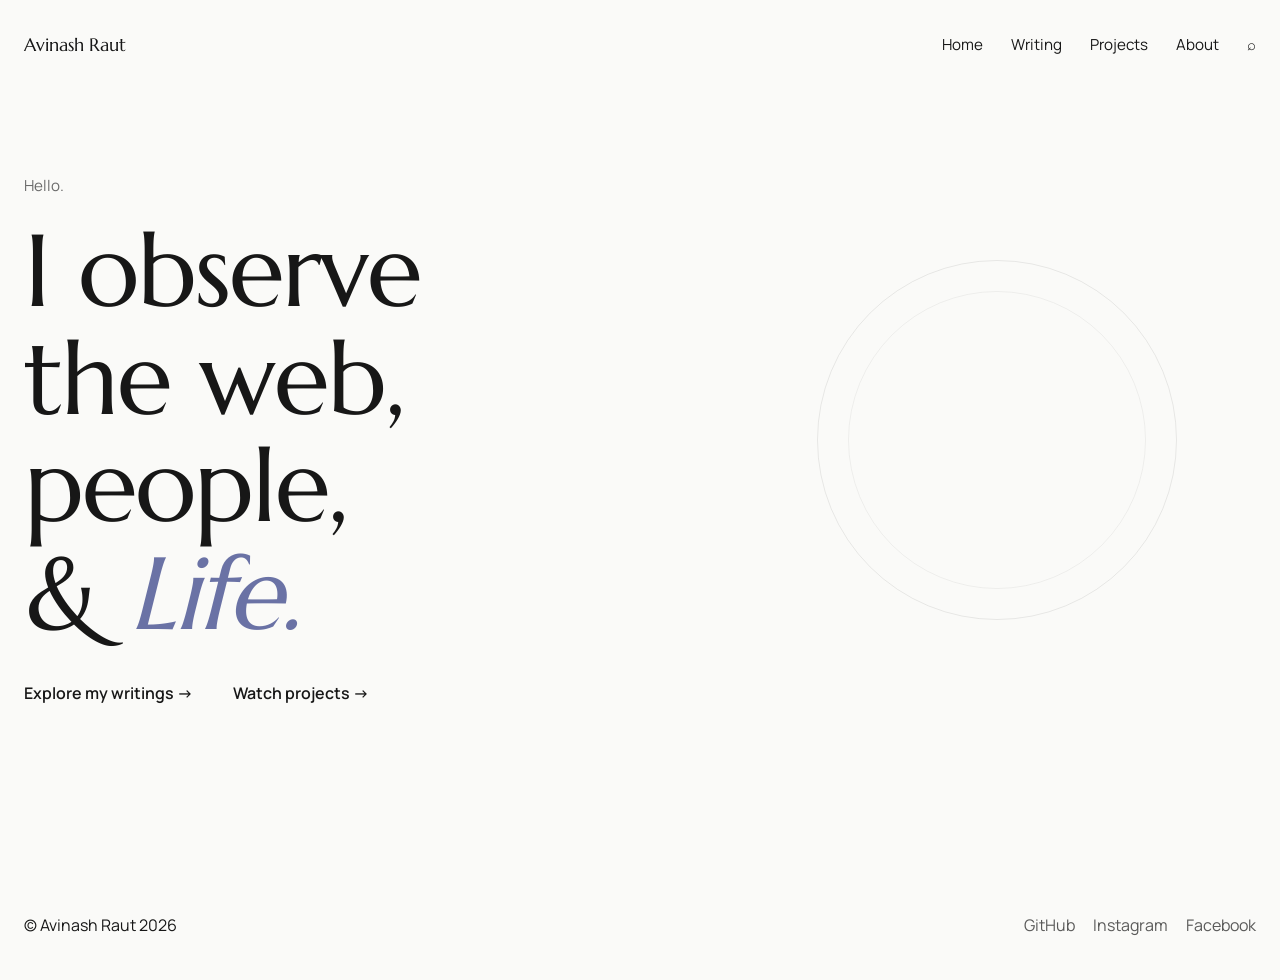
<file: index.html>
<!DOCTYPE html>

<html lang="en">

<head>

<meta charset="UTF-8">

<meta name="viewport"
content="width=device-width, initial-scale=1.0">

<title>Avinash Raut</title>

<meta name="description"
content="Writing, projects and observations by Avinash Raut.">

<link rel="stylesheet"
href="css/style.css">

</head>

<body>

<div class="container">

<header class="site-header">

<div class="logo">

<a href="index.html">

Avinash Raut

</a>

</div>

<nav class="desktop-nav">

<a href="index.html">Home</a>

<a href="writing.html">Writing</a>

<a href="projects.html">Projects</a>

<a href="about.html">About</a>

<a href="search.html">⌕</a>

</nav>

<button class="mobile-toggle">

☰

</button>

</header>

<section class="hero">

<div class="hero-copy">

<p class="hero-kicker">

Hello.

</p>

<h1>

I observe<br>

the web,<br>

people,<br>

& <span class="life">Life.</span>

</h1>

<div class="hero-links">

<a href="writing.html">

Explore my writings →

</a>

<a href="projects.html">

Watch projects →

</a>

</div>

</div>

<div class="hero-art">

<div class="sketch"></div>

</div>

</section>

<footer class="site-footer">

<div>

© Avinash Raut 2026

</div>

<div class="footer-icons">

<a href="https://github.com/avinashrautai">

GitHub

</a>

<a href="https://instagram.com/avinaashraut">

Instagram

</a>

<a href="https://facebook.com/avinaashraut">

Facebook

</a>

</div>

</footer>

</div>

<div class="mobile-menu">

<button class="mobile-close">

×

</button>

<a href="index.html">

Home

</a>

<a href="writing.html">

Writing

</a>

<a href="projects.html">

Projects

</a>

<a href="about.html">

About

</a>

<a href="search.html">

Search

</a>

</div>

<script>

const toggle =
document.querySelector(".mobile-toggle");

const menu =
document.querySelector(".mobile-menu");

const closeBtn =
document.querySelector(".mobile-close");

toggle.addEventListener("click",()=>{

menu.classList.add("active");

});

closeBtn.addEventListener("click",()=>{

menu.classList.remove("active");

});

</script>

</body>

</html>
</file>
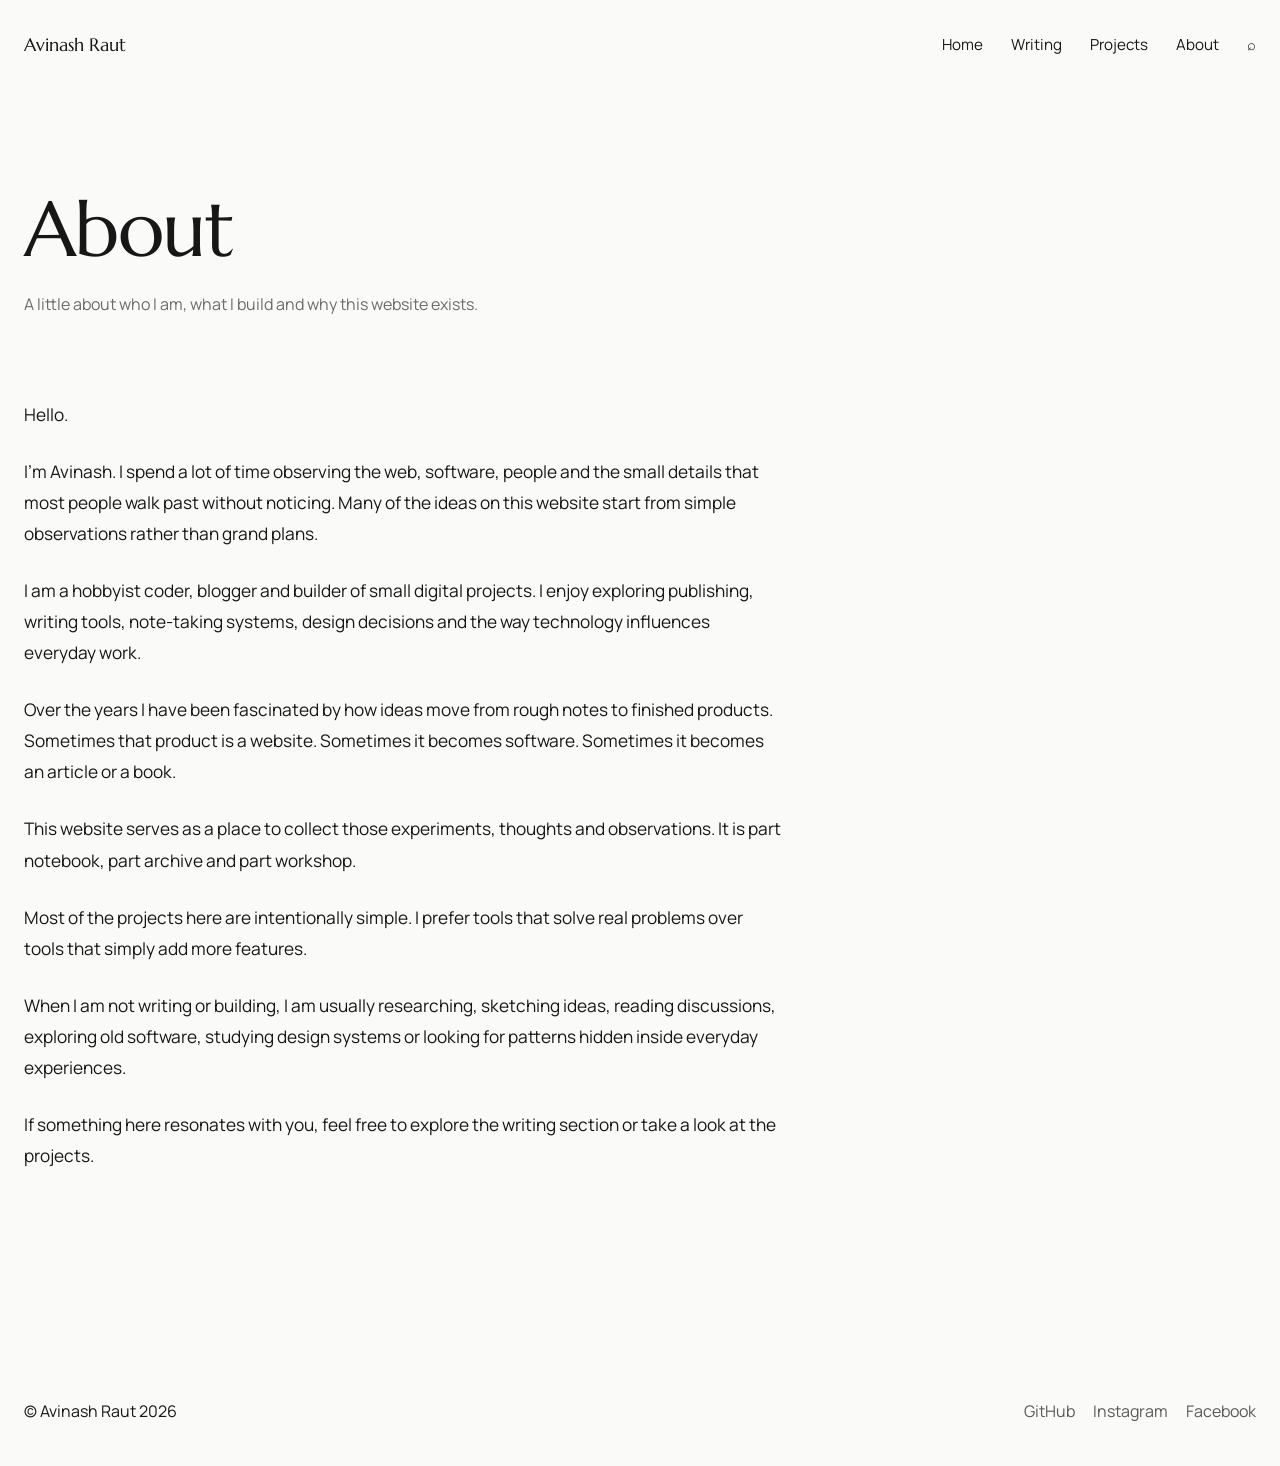
<file: about.html>
<!DOCTYPE html>

<html lang="en">

<head>

<meta charset="UTF-8">

<meta name="viewport"
content="width=device-width, initial-scale=1.0">

<title>About · Avinash Raut</title>

<meta name="description"
content="About Avinash Raut.">

<link rel="stylesheet"
href="css/style.css">

</head>

<body>

<div class="container">

<header class="site-header">

<div class="logo">

<a href="index.html">

Avinash Raut

</a>

</div>

<nav class="desktop-nav">

<a href="index.html">Home</a>

<a href="writing.html">Writing</a>

<a href="projects.html">Projects</a>

<a href="about.html">About</a>

<a href="search.html">⌕</a>

</nav>

<button class="mobile-toggle">

☰

</button>

</header>

<section class="page-hero">

<h1>

About

</h1>

<p>

A little about who I am,
what I build and why this website exists.

</p>

</section>

<section class="about-content">

<p class="about-intro">

Hello.

</p>

<p>

I'm Avinash.

I spend a lot of time observing the web, software, people and the small details that most people walk past without noticing. Many of the ideas on this website start from simple observations rather than grand plans.

</p>

<p>

I am a hobbyist coder, blogger and builder of small digital projects. I enjoy exploring publishing, writing tools, note-taking systems, design decisions and the way technology influences everyday work.

</p>

<p>

Over the years I have been fascinated by how ideas move from rough notes to finished products. Sometimes that product is a website. Sometimes it becomes software. Sometimes it becomes an article or a book.

</p>

<p>

This website serves as a place to collect those experiments, thoughts and observations. It is part notebook, part archive and part workshop.

</p>

<p>

Most of the projects here are intentionally simple. I prefer tools that solve real problems over tools that simply add more features.

</p>

<p>

When I am not writing or building, I am usually researching, sketching ideas, reading discussions, exploring old software, studying design systems or looking for patterns hidden inside everyday experiences.

</p>

<p>

If something here resonates with you, feel free to explore the writing section or take a look at the projects.

</p>

</section>

<footer class="site-footer">

<div>

© Avinash Raut 2026

</div>

<div class="footer-icons">

<a href="https://github.com/avinashrautai">

GitHub

</a>

<a href="https://instagram.com/avinaashraut">

Instagram

</a>

<a href="https://facebook.com/avinaashraut">

Facebook

</a>

</div>

</footer>

</div>

<div class="mobile-menu">

<button class="mobile-close">

×

</button>

<a href="index.html">

Home

</a>

<a href="writing.html">

Writing

</a>

<a href="projects.html">

Projects

</a>

<a href="about.html">

About

</a>

<a href="search.html">

Search

</a>

</div>

<script>

const toggle =
document.querySelector(".mobile-toggle");

const menu =
document.querySelector(".mobile-menu");

const closeBtn =
document.querySelector(".mobile-close");

toggle.addEventListener("click",()=>{

menu.classList.add("active");

});

closeBtn.addEventListener("click",()=>{

menu.classList.remove("active");

});

</script>

</body>

</html>
</file>
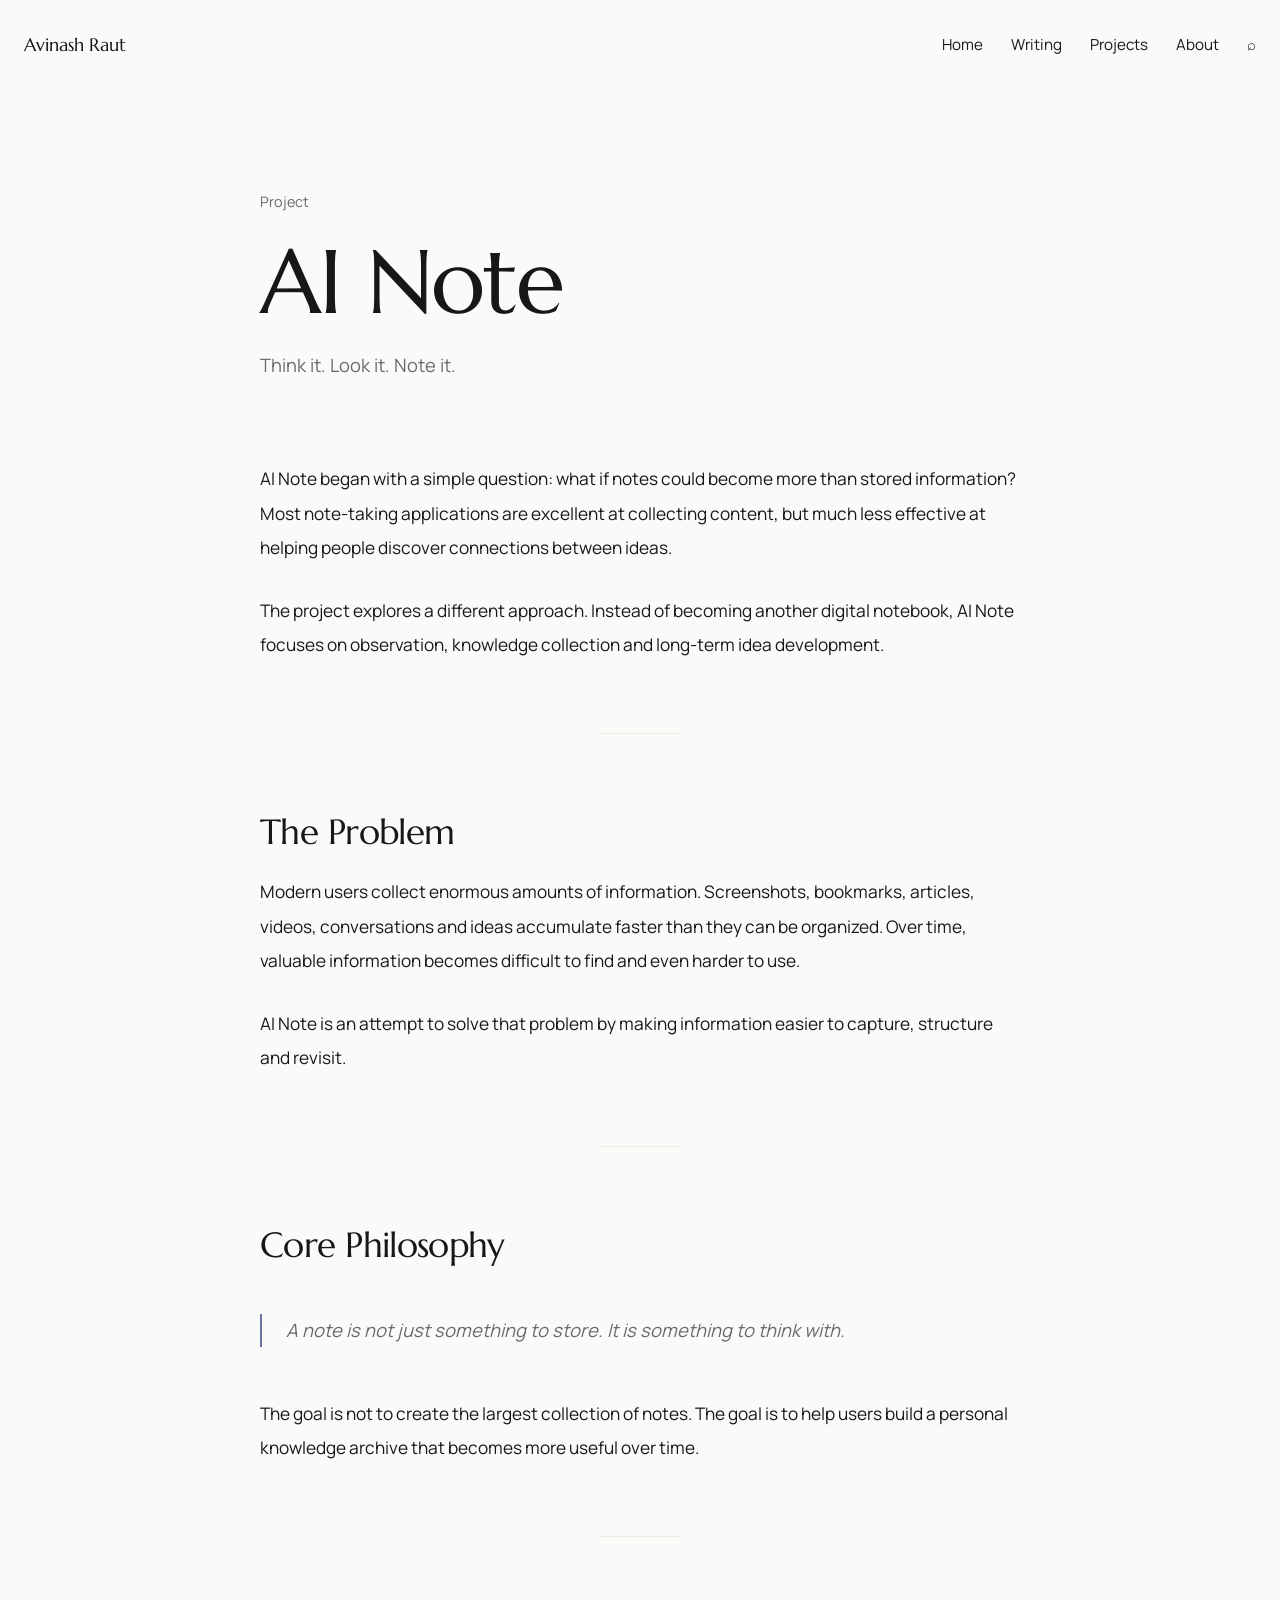
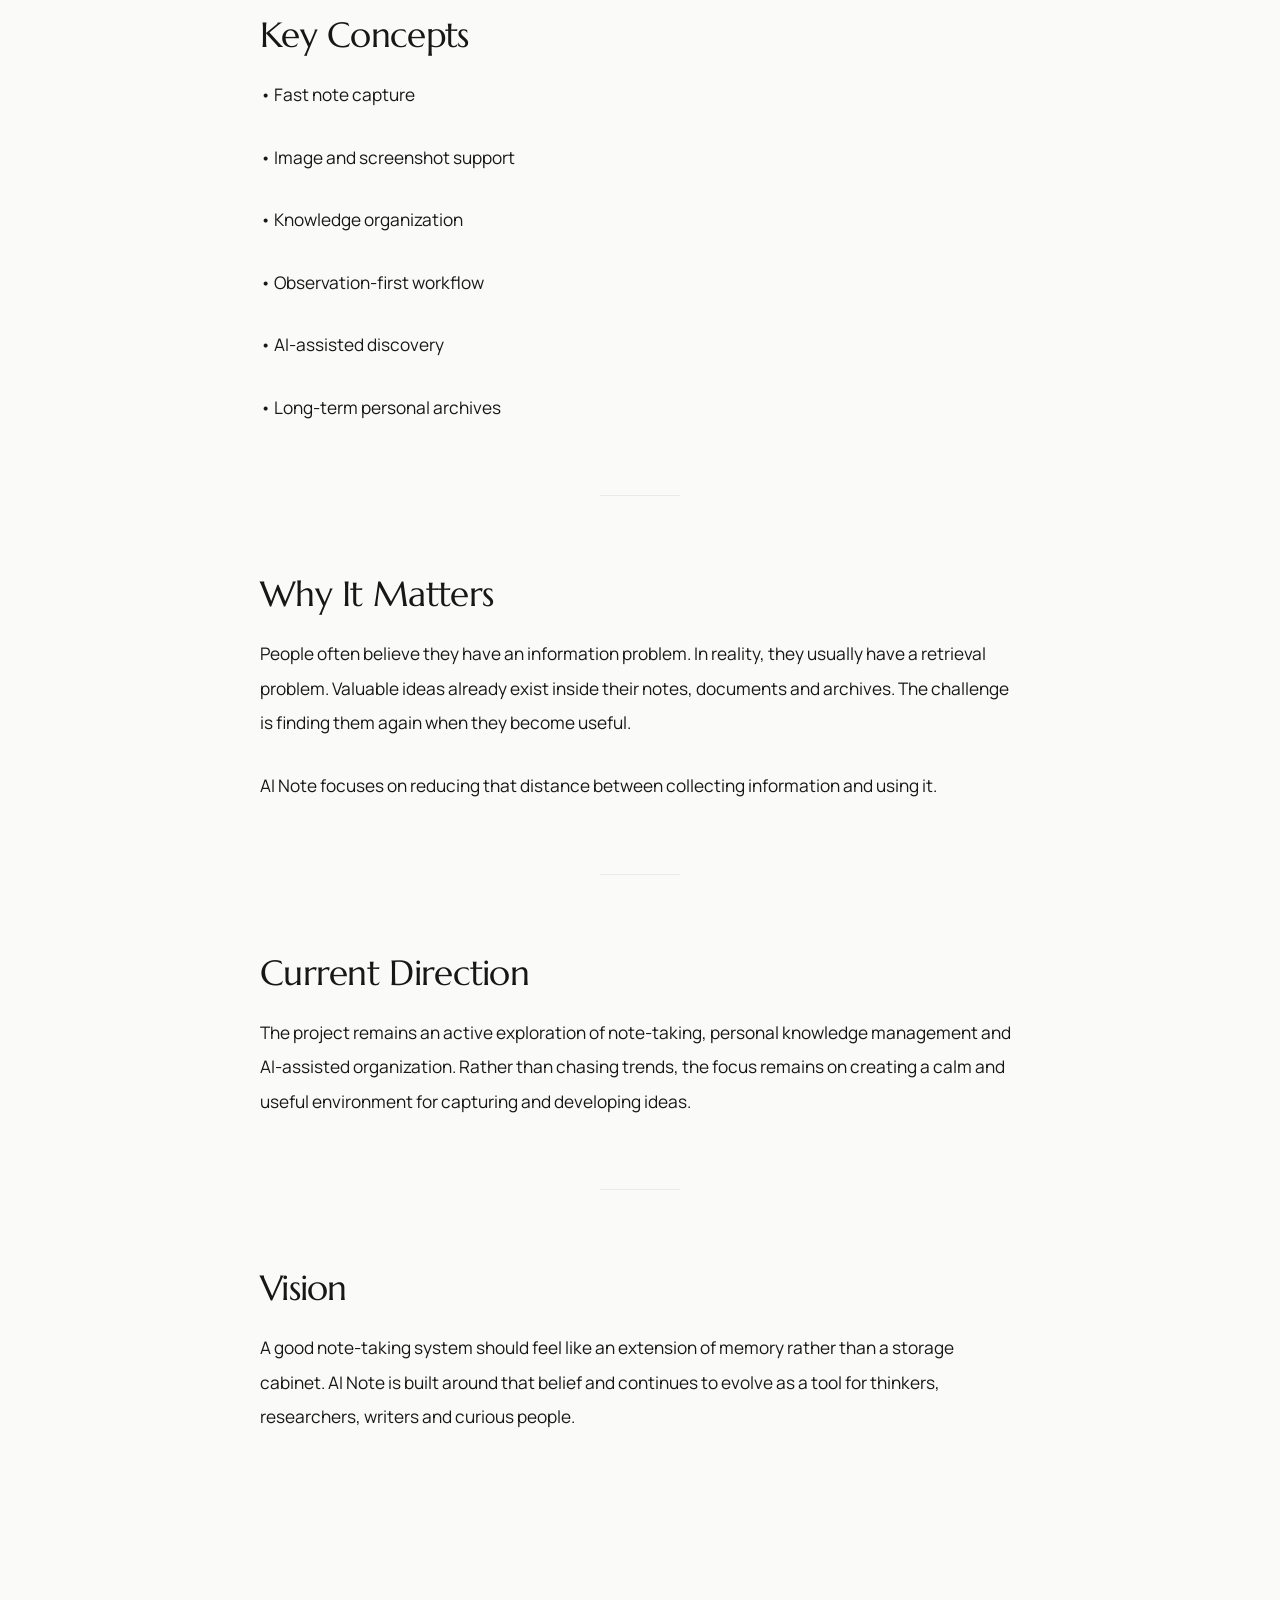
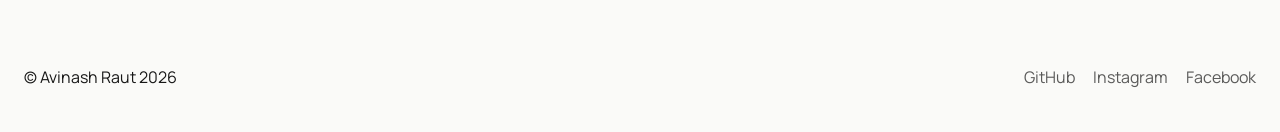
<file: ainote.html>
<!DOCTYPE html>

<html lang="en">

<head>

<meta charset="UTF-8">

<meta name="viewport"
content="width=device-width, initial-scale=1.0">

<title>AI Note · Avinash Raut</title>

<meta name="description"
content="AI Note - Think it. Look it. Note it.">

<link rel="stylesheet"
href="css/style.css">

</head>

<body>

<div class="container">

<header class="site-header">

<div class="logo">

<a href="index.html">

Avinash Raut

</a>

</div>

<nav class="desktop-nav">

<a href="index.html">Home</a>

<a href="writing.html">Writing</a>

<a href="projects.html">Projects</a>

<a href="about.html">About</a>

<a href="search.html">⌕</a>

</nav>

<button class="mobile-toggle">

☰

</button>

</header>

<article class="article">

<div class="article-header">

<div class="article-meta">

Project

</div>

<h1>

AI Note

</h1>

<p class="article-intro">

Think it. Look it. Note it.

</p>

</div>

<div class="article-body">

<p>

AI Note began with a simple question: what if notes could become more than stored information? Most note-taking applications are excellent at collecting content, but much less effective at helping people discover connections between ideas.

</p>

<p>

The project explores a different approach. Instead of becoming another digital notebook, AI Note focuses on observation, knowledge collection and long-term idea development.

</p>

<div class="article-divider"></div>

<h2>

The Problem

</h2>

<p>

Modern users collect enormous amounts of information. Screenshots, bookmarks, articles, videos, conversations and ideas accumulate faster than they can be organized. Over time, valuable information becomes difficult to find and even harder to use.

</p>

<p>

AI Note is an attempt to solve that problem by making information easier to capture, structure and revisit.

</p>

<div class="article-divider"></div>

<h2>

Core Philosophy

</h2>

<blockquote>

A note is not just something to store.
It is something to think with.

</blockquote>

<p>

The goal is not to create the largest collection of notes. The goal is to help users build a personal knowledge archive that becomes more useful over time.

</p>

<div class="article-divider"></div>

<h2>

Key Concepts

</h2>

<p>

• Fast note capture</p>

<p>

• Image and screenshot support</p>

<p>

• Knowledge organization</p>

<p>

• Observation-first workflow</p>

<p>

• AI-assisted discovery</p>

<p>

• Long-term personal archives</p>

<div class="article-divider"></div>

<h2>

Why It Matters

</h2>

<p>

People often believe they have an information problem. In reality, they usually have a retrieval problem. Valuable ideas already exist inside their notes, documents and archives. The challenge is finding them again when they become useful.

</p>

<p>

AI Note focuses on reducing that distance between collecting information and using it.

</p>

<div class="article-divider"></div>

<h2>

Current Direction

</h2>

<p>

The project remains an active exploration of note-taking, personal knowledge management and AI-assisted organization. Rather than chasing trends, the focus remains on creating a calm and useful environment for capturing and developing ideas.

</p>

<div class="article-divider"></div>

<h2>

Vision

</h2>

<p>

A good note-taking system should feel like an extension of memory rather than a storage cabinet. AI Note is built around that belief and continues to evolve as a tool for thinkers, researchers, writers and curious people.

</p>

</div>

</article>

<footer class="site-footer">

<div>

© Avinash Raut 2026

</div>

<div class="footer-icons">

<a href="https://github.com/avinashrautai">

GitHub

</a>

<a href="https://instagram.com/avinaashraut">

Instagram

</a>

<a href="https://facebook.com/avinaashraut">

Facebook

</a>

</div>

</footer>

</div>

<div class="mobile-menu">

<button class="mobile-close">

×

</button>

<a href="index.html">

Home

</a>

<a href="writing.html">

Writing

</a>

<a href="projects.html">

Projects

</a>

<a href="about.html">

About

</a>

<a href="search.html">

Search

</a>

</div>

<script>

const toggle =
document.querySelector(".mobile-toggle");

const menu =
document.querySelector(".mobile-menu");

const closeBtn =
document.querySelector(".mobile-close");

toggle.addEventListener("click",()=>{

menu.classList.add("active");

});

closeBtn.addEventListener("click",()=>{

menu.classList.remove("active");

});

</script>

</body>

</html>
</file>
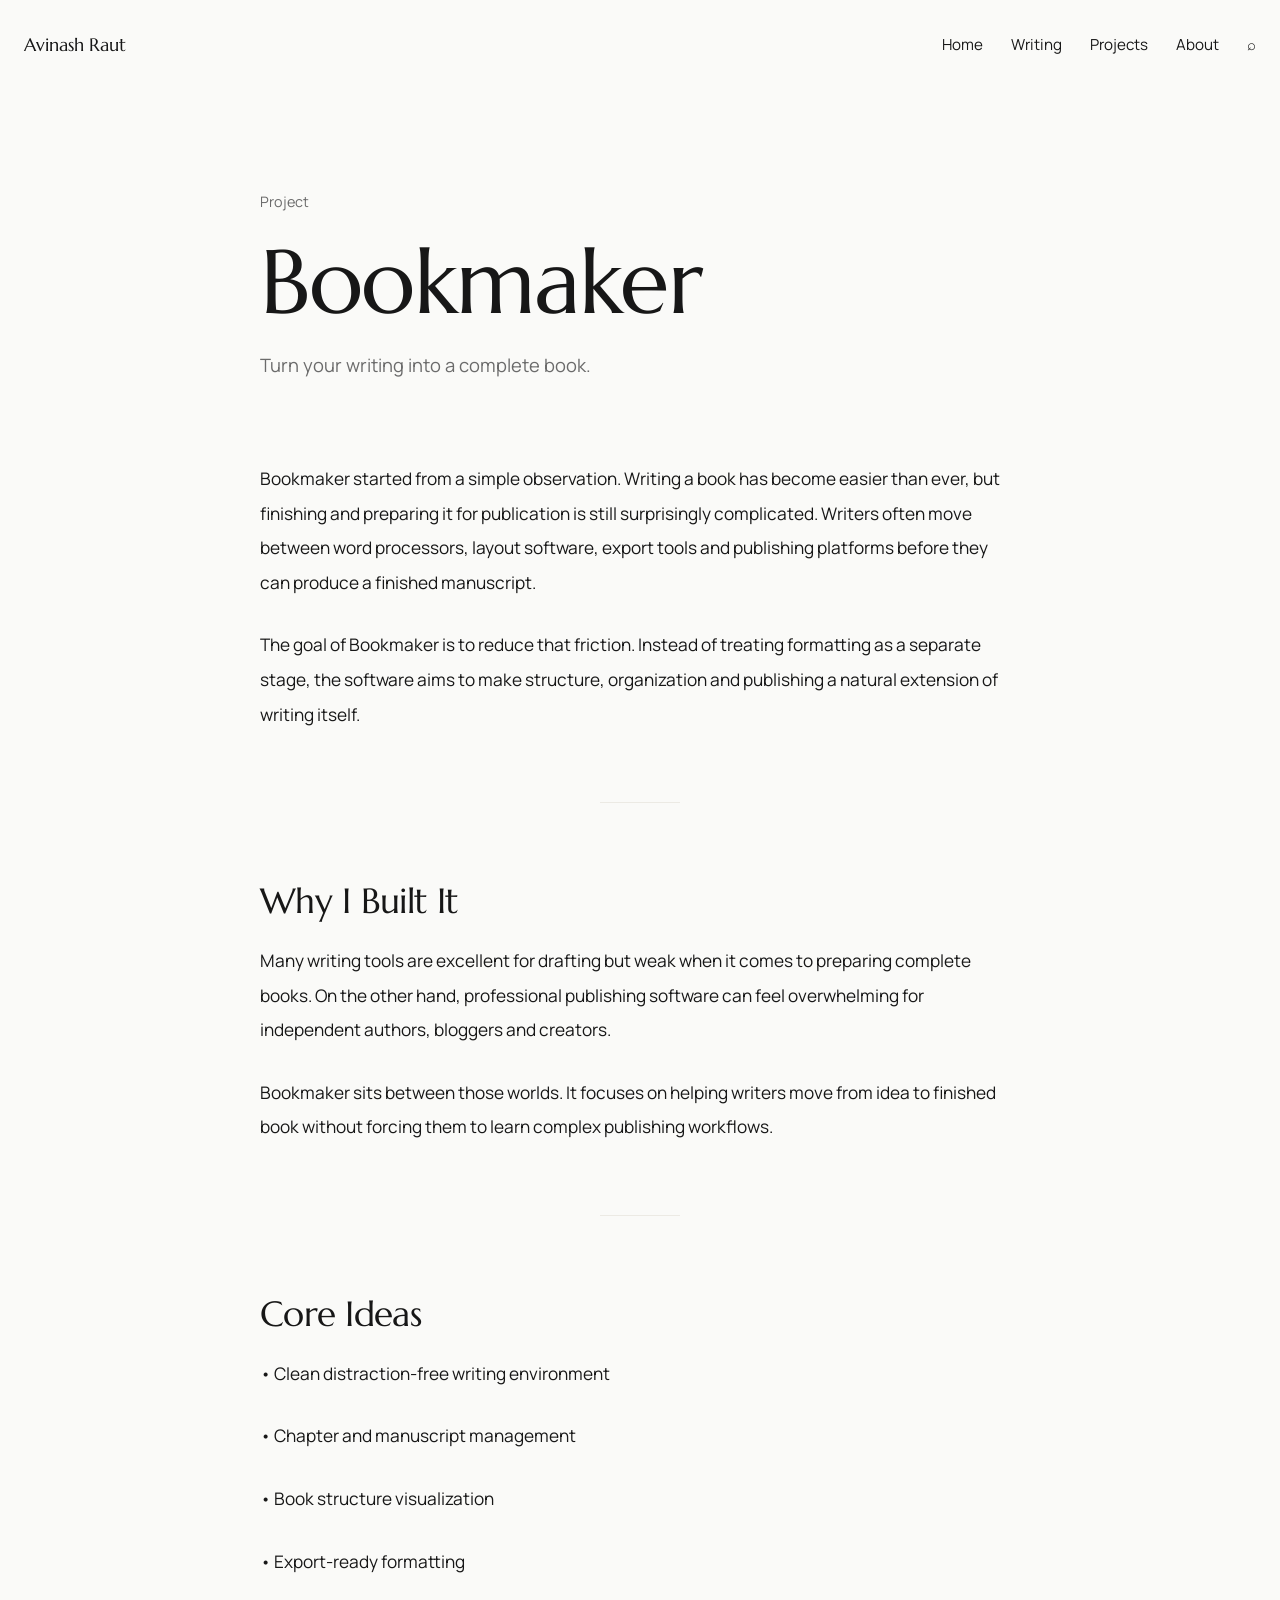
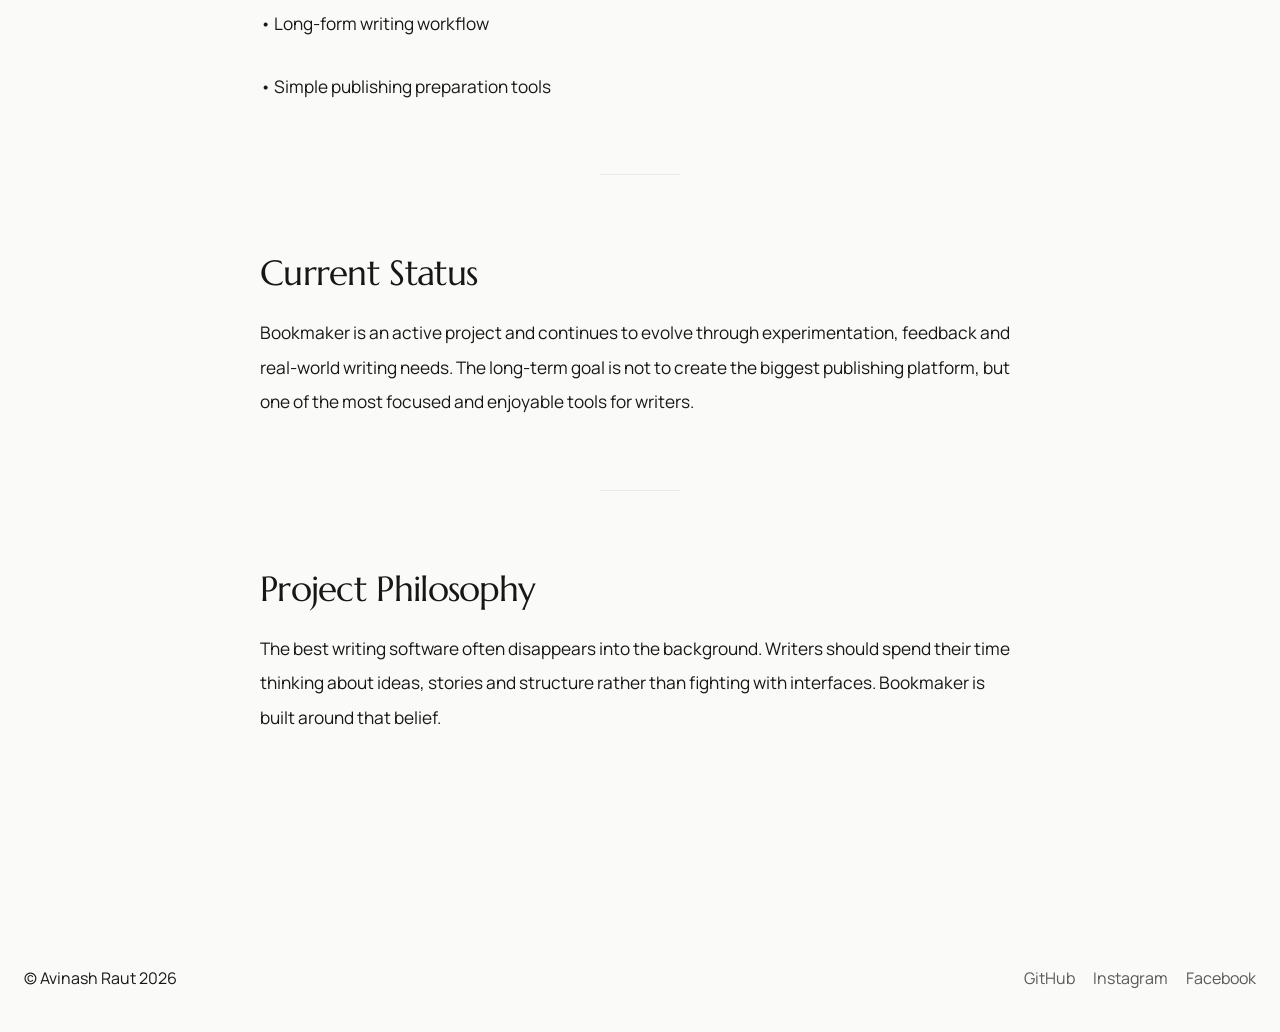
<file: bookmaker.html>
<!DOCTYPE html>

<html lang="en">

<head>

<meta charset="UTF-8">

<meta name="viewport"
content="width=device-width, initial-scale=1.0">

<title>Bookmaker · Avinash Raut</title>

<meta name="description"
content="Bookmaker - Turn your writing into a complete book.">

<link rel="stylesheet"
href="css/style.css">

</head>

<body>

<div class="container">

<header class="site-header">

<div class="logo">

<a href="index.html">

Avinash Raut

</a>

</div>

<nav class="desktop-nav">

<a href="index.html">Home</a>

<a href="writing.html">Writing</a>

<a href="projects.html">Projects</a>

<a href="about.html">About</a>

<a href="search.html">⌕</a>

</nav>

<button class="mobile-toggle">

☰

</button>

</header>

<article class="article">

<div class="article-header">

<div class="article-meta">

Project

</div>

<h1>

Bookmaker

</h1>

<p class="article-intro">

Turn your writing into a complete book.

</p>

</div>

<div class="article-body">

<p>

Bookmaker started from a simple observation. Writing a book has become easier than ever, but finishing and preparing it for publication is still surprisingly complicated. Writers often move between word processors, layout software, export tools and publishing platforms before they can produce a finished manuscript.

</p>

<p>

The goal of Bookmaker is to reduce that friction. Instead of treating formatting as a separate stage, the software aims to make structure, organization and publishing a natural extension of writing itself.

</p>

<div class="article-divider"></div>

<h2>

Why I Built It

</h2>

<p>

Many writing tools are excellent for drafting but weak when it comes to preparing complete books. On the other hand, professional publishing software can feel overwhelming for independent authors, bloggers and creators.

</p>

<p>

Bookmaker sits between those worlds. It focuses on helping writers move from idea to finished book without forcing them to learn complex publishing workflows.

</p>

<div class="article-divider"></div>

<h2>

Core Ideas

</h2>

<p>

• Clean distraction-free writing environment</p>

<p>

• Chapter and manuscript management</p>

<p>

• Book structure visualization</p>

<p>

• Export-ready formatting</p>

<p>

• Long-form writing workflow</p>

<p>

• Simple publishing preparation tools</p>

<div class="article-divider"></div>

<h2>

Current Status

</h2>

<p>

Bookmaker is an active project and continues to evolve through experimentation, feedback and real-world writing needs. The long-term goal is not to create the biggest publishing platform, but one of the most focused and enjoyable tools for writers.

</p>

<div class="article-divider"></div>

<h2>

Project Philosophy

</h2>

<p>

The best writing software often disappears into the background. Writers should spend their time thinking about ideas, stories and structure rather than fighting with interfaces. Bookmaker is built around that belief.

</p>

</div>

</article>

<footer class="site-footer">

<div>

© Avinash Raut 2026

</div>

<div class="footer-icons">

<a href="https://github.com/avinashrautai">

GitHub

</a>

<a href="https://instagram.com/avinaashraut">

Instagram

</a>

<a href="https://facebook.com/avinaashraut">

Facebook

</a>

</div>

</footer>

</div>

<div class="mobile-menu">

<button class="mobile-close">

×

</button>

<a href="index.html">

Home

</a>

<a href="writing.html">

Writing

</a>

<a href="projects.html">

Projects

</a>

<a href="about.html">

About

</a>

<a href="search.html">

Search

</a>

</div>

<script>

const toggle =
document.querySelector(".mobile-toggle");

const menu =
document.querySelector(".mobile-menu");

const closeBtn =
document.querySelector(".mobile-close");

toggle.addEventListener("click",()=>{

menu.classList.add("active");

});

closeBtn.addEventListener("click",()=>{

menu.classList.remove("active");

});

</script>

</body>

</html>
</file>
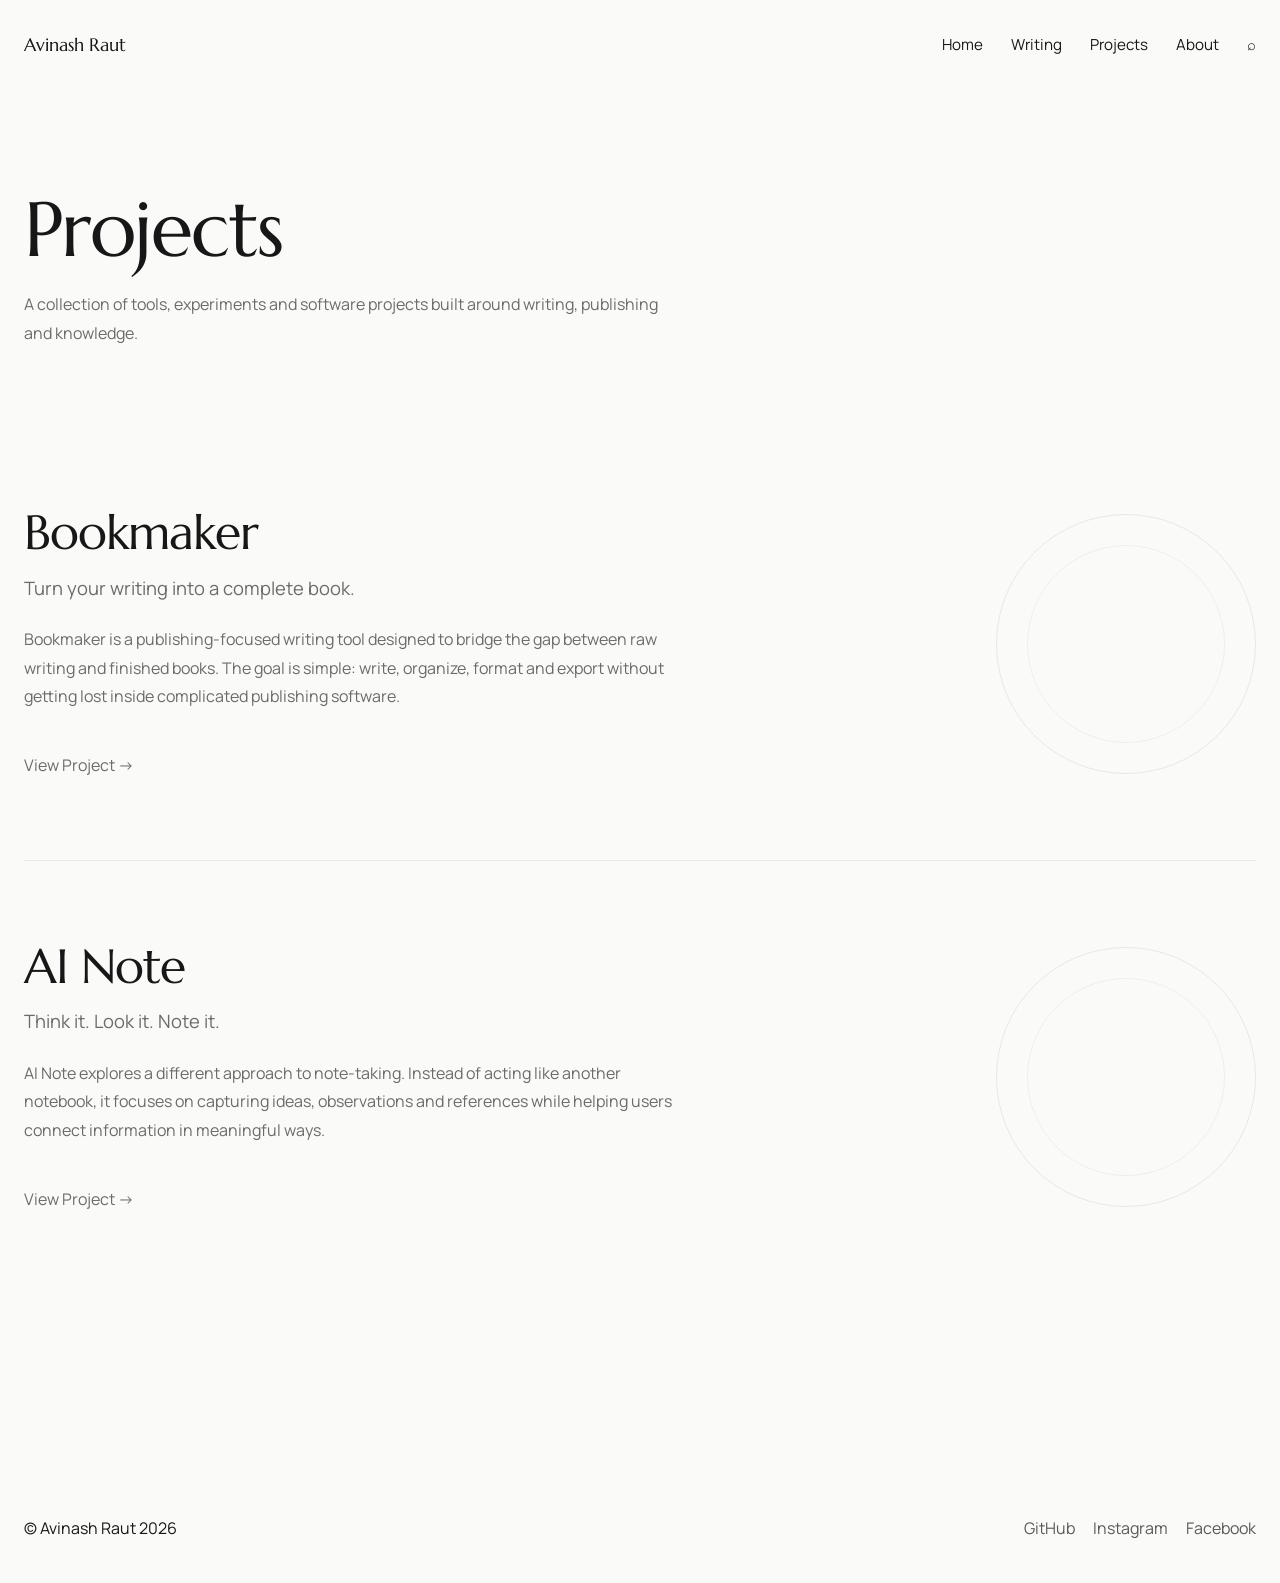
<file: projects.html>
<!DOCTYPE html>

<html lang="en">

<head>

<meta charset="UTF-8">

<meta name="viewport"
content="width=device-width, initial-scale=1.0">

<title>Projects · Avinash Raut</title>

<meta name="description"
content="Software projects and experiments by Avinash Raut.">

<link rel="stylesheet"
href="css/style.css">

</head>

<body>

<div class="container">

<header class="site-header">

<div class="logo">

<a href="index.html">

Avinash Raut

</a>

</div>

<nav class="desktop-nav">

<a href="index.html">Home</a>

<a href="writing.html">Writing</a>

<a href="projects.html">Projects</a>

<a href="about.html">About</a>

<a href="search.html">⌕</a>

</nav>

<button class="mobile-toggle">

☰

</button>

</header>

<section class="page-hero">

<h1>

Projects

</h1>

<p>

A collection of tools,
experiments and software projects built around writing,
publishing and knowledge.

</p>

</section>

<section class="projects-list">

<article class="project">

<div class="project-grid">

<div>

<h2>

Bookmaker

</h2>

<p class="project-tagline">

Turn your writing into a complete book.

</p>

<p>

Bookmaker is a publishing-focused writing tool designed to bridge the gap between raw writing and finished books. The goal is simple: write, organize, format and export without getting lost inside complicated publishing software.

</p>

<p class="mt-40">

<a href="bookmaker.html">

View Project →

</a>

</p>

</div>

<div class="project-sketch"></div>

</div>

</article>

<article class="project">

<div class="project-grid">

<div>

<h2>

AI Note

</h2>

<p class="project-tagline">

Think it. Look it. Note it.

</p>

<p>

AI Note explores a different approach to note-taking. Instead of acting like another notebook, it focuses on capturing ideas, observations and references while helping users connect information in meaningful ways.

</p>

<p class="mt-40">

<a href="ainote.html">

View Project →

</a>

</p>

</div>

<div class="project-sketch"></div>

</div>

</article>

</section>

<footer class="site-footer">

<div>

© Avinash Raut 2026

</div>

<div class="footer-icons">

<a href="https://github.com/avinashrautai">

GitHub

</a>

<a href="https://instagram.com/avinaashraut">

Instagram

</a>

<a href="https://facebook.com/avinaashraut">

Facebook

</a>

</div>

</footer>

</div>

<div class="mobile-menu">

<button class="mobile-close">

×

</button>

<a href="index.html">

Home

</a>

<a href="writing.html">

Writing

</a>

<a href="projects.html">

Projects

</a>

<a href="about.html">

About

</a>

<a href="search.html">

Search

</a>

</div>

<script>

const toggle =
document.querySelector(".mobile-toggle");

const menu =
document.querySelector(".mobile-menu");

const closeBtn =
document.querySelector(".mobile-close");

toggle.addEventListener("click",()=>{

menu.classList.add("active");

});

closeBtn.addEventListener("click",()=>{

menu.classList.remove("active");

});

</script>

</body>

</html>
</file>
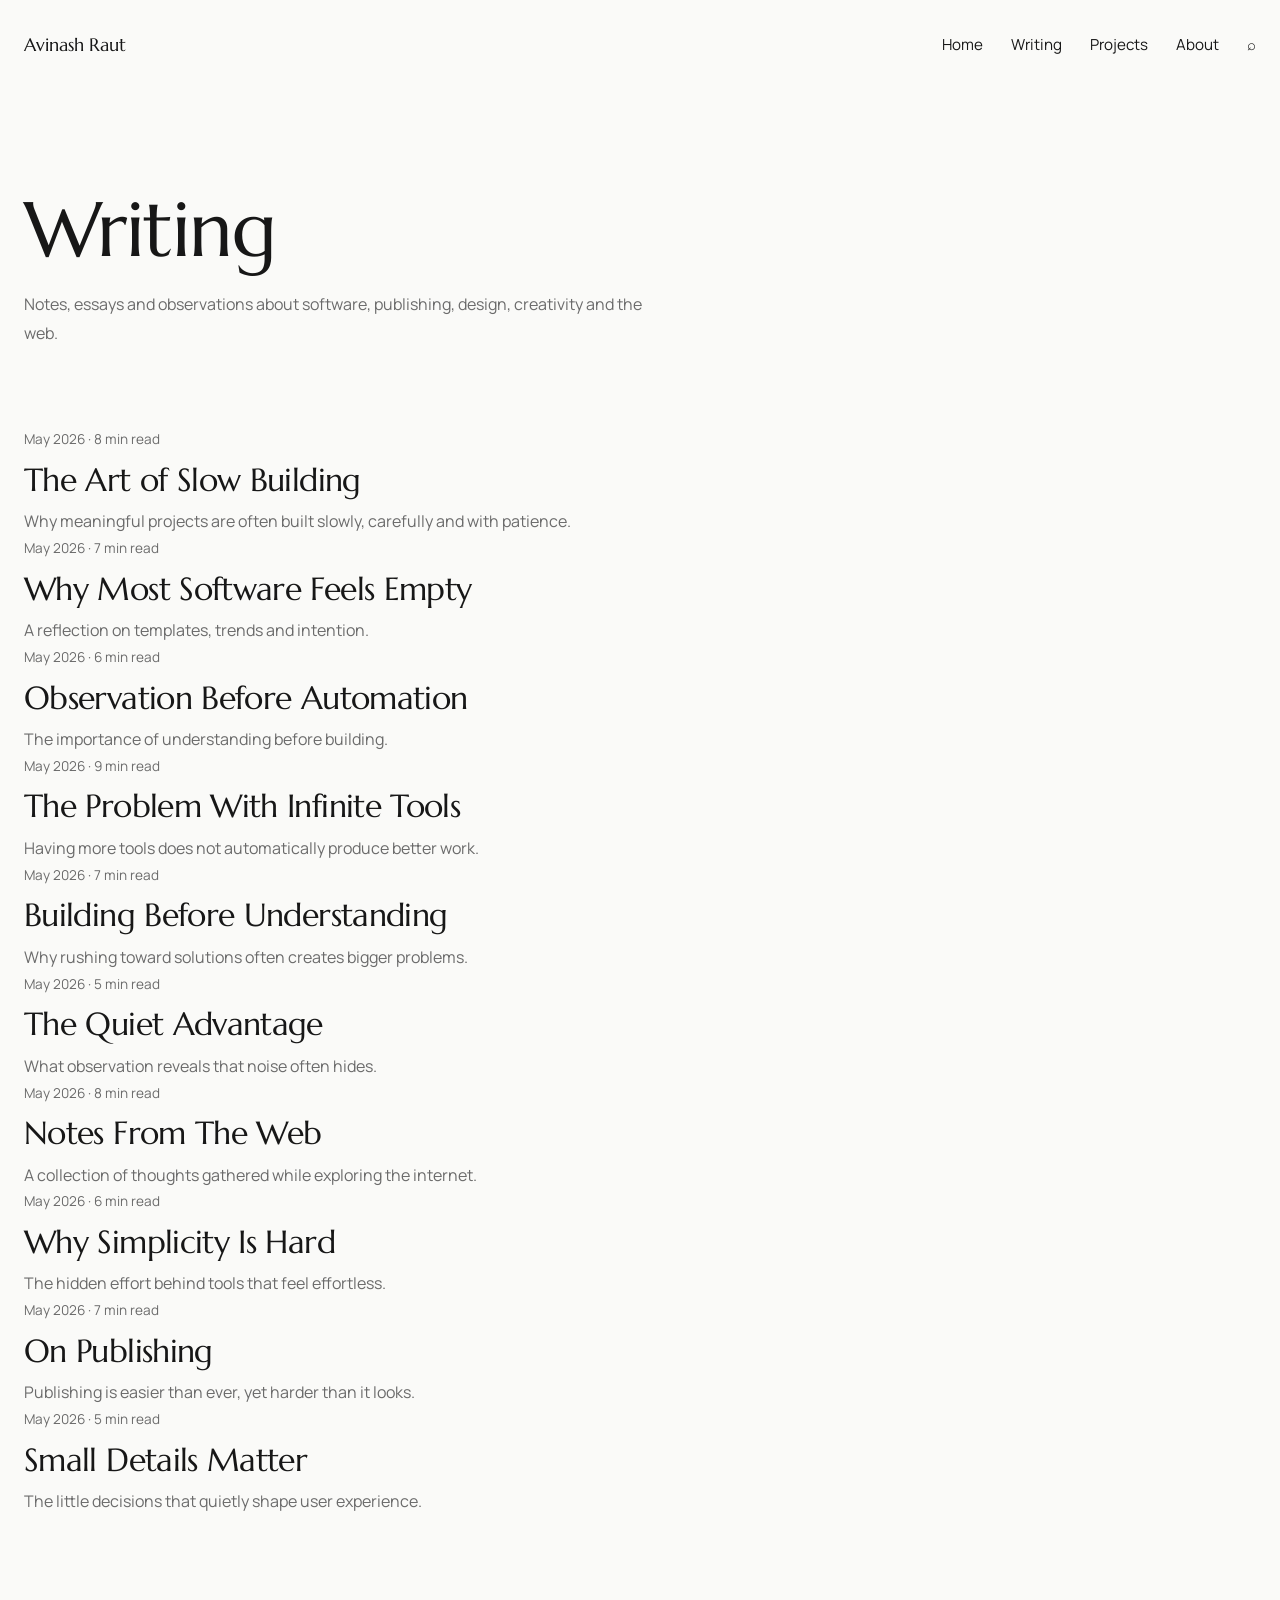
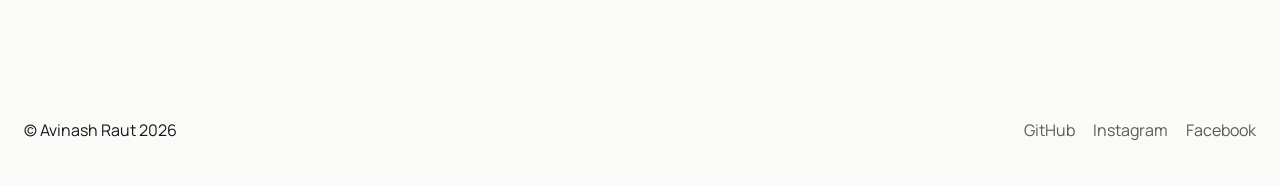
<file: writing.html>
<!DOCTYPE html>

<html lang="en">

<head>

<meta charset="UTF-8">

<meta name="viewport"
content="width=device-width, initial-scale=1.0">

<title>Writing · Avinash Raut</title>

<meta name="description"
content="Essays, observations and notes by Avinash Raut.">

<link rel="stylesheet"
href="css/style.css">

</head>

<body>

<div class="container">

<header class="site-header">

<div class="logo">

<a href="index.html">

Avinash Raut

</a>

</div>

<nav class="desktop-nav">

<a href="index.html">Home</a>

<a href="writing.html">Writing</a>

<a href="projects.html">Projects</a>

<a href="about.html">About</a>

<a href="search.html">⌕</a>

</nav>

<button class="mobile-toggle">

☰

</button>

</header>

<section class="page-hero">

<h1>

Writing

</h1>

<p>

Notes, essays and observations about software,
publishing, design, creativity and the web.

</p>

</section>

<section class="writing-list">

<a class="writing-item"
href="articles/the-art-of-slow-building.html">

<div class="writing-meta">

May 2026 · 8 min read

</div>

<h2>

The Art of Slow Building

</h2>

<p>

Why meaningful projects are often built slowly,
carefully and with patience.

</p>

</a>

<a class="writing-item"
href="articles/why-most-software-feels-empty.html">

<div class="writing-meta">

May 2026 · 7 min read

</div>

<h2>

Why Most Software Feels Empty

</h2>

<p>

A reflection on templates,
trends and intention.

</p>

</a>

<a class="writing-item"
href="articles/observation-before-automation.html">

<div class="writing-meta">

May 2026 · 6 min read

</div>

<h2>

Observation Before Automation

</h2>

<p>

The importance of understanding before building.

</p>

</a>

<a class="writing-item"
href="articles/the-problem-with-infinite-tools.html">

<div class="writing-meta">

May 2026 · 9 min read

</div>

<h2>

The Problem With Infinite Tools

</h2>

<p>

Having more tools does not automatically produce better work.

</p>

</a>

<a class="writing-item"
href="articles/building-before-understanding.html">

<div class="writing-meta">

May 2026 · 7 min read

</div>

<h2>

Building Before Understanding

</h2>

<p>

Why rushing toward solutions often creates bigger problems.

</p>

</a>

<a class="writing-item"
href="articles/the-quiet-advantage.html">

<div class="writing-meta">

May 2026 · 5 min read

</div>

<h2>

The Quiet Advantage

</h2>

<p>

What observation reveals that noise often hides.

</p>

</a>

<a class="writing-item"
href="articles/notes-from-the-web.html">

<div class="writing-meta">

May 2026 · 8 min read

</div>

<h2>

Notes From The Web

</h2>

<p>

A collection of thoughts gathered while exploring the internet.

</p>

</a>

<a class="writing-item"
href="articles/why-simplicity-is-hard.html">

<div class="writing-meta">

May 2026 · 6 min read

</div>

<h2>

Why Simplicity Is Hard

</h2>

<p>

The hidden effort behind tools that feel effortless.

</p>

</a>

<a class="writing-item"
href="articles/on-publishing.html">

<div class="writing-meta">

May 2026 · 7 min read

</div>

<h2>

On Publishing

</h2>

<p>

Publishing is easier than ever,
yet harder than it looks.

</p>

</a>

<a class="writing-item"
href="articles/small-details-matter.html">

<div class="writing-meta">

May 2026 · 5 min read

</div>

<h2>

Small Details Matter

</h2>

<p>

The little decisions that quietly shape user experience.

</p>

</a>

</section>

<footer class="site-footer">

<div>

© Avinash Raut 2026

</div>

<div class="footer-icons">

<a href="https://github.com/avinashrautai">

GitHub

</a>

<a href="https://instagram.com/avinaashraut">

Instagram

</a>

<a href="https://facebook.com/avinaashraut">

Facebook

</a>

</div>

</footer>

</div>

<div class="mobile-menu">

<button class="mobile-close">

×

</button>

<a href="index.html">

Home

</a>

<a href="writing.html">

Writing

</a>

<a href="projects.html">

Projects

</a>

<a href="about.html">

About

</a>

<a href="search.html">

Search

</a>

</div>

<script>

const toggle =
document.querySelector(".mobile-toggle");

const menu =
document.querySelector(".mobile-menu");

const closeBtn =
document.querySelector(".mobile-close");

toggle.addEventListener("click",()=>{

menu.classList.add("active");

});

closeBtn.addEventListener("click",()=>{

menu.classList.remove("active");

});

</script>

</body>

</html>
</file>
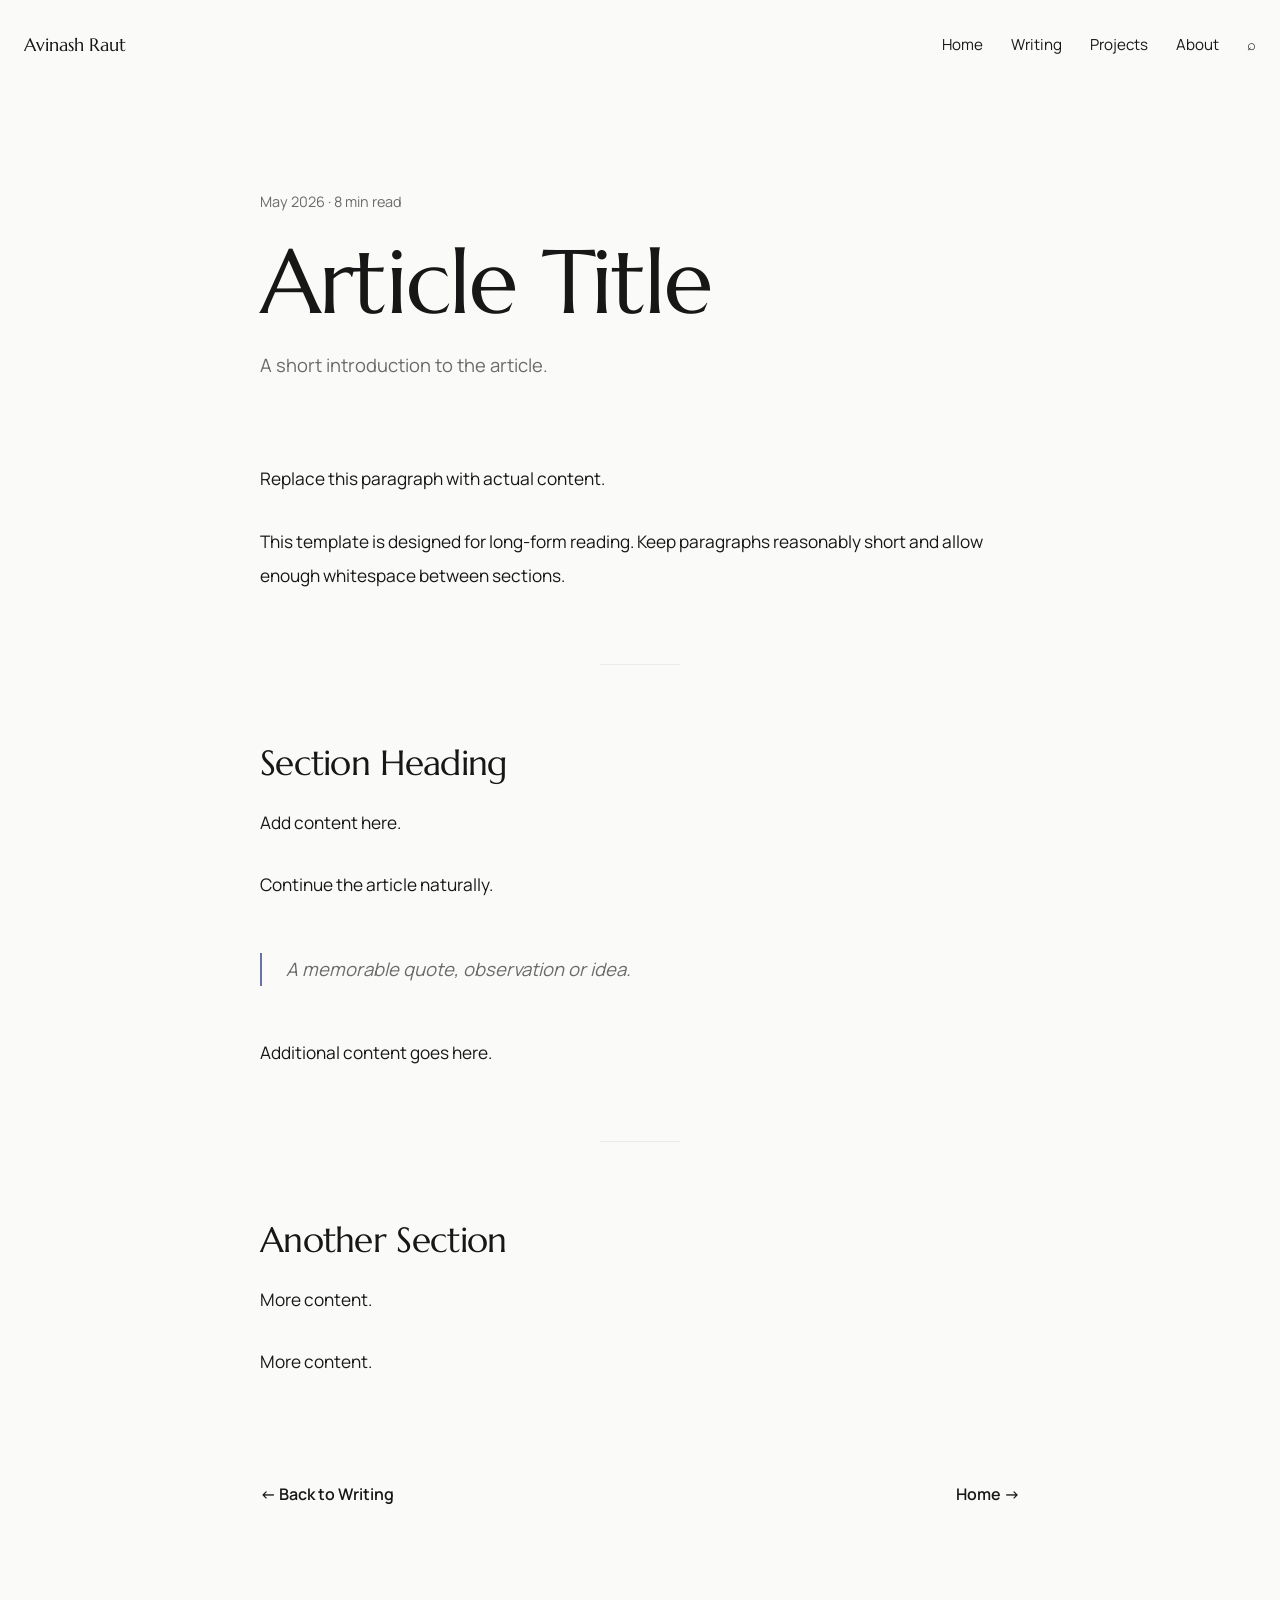
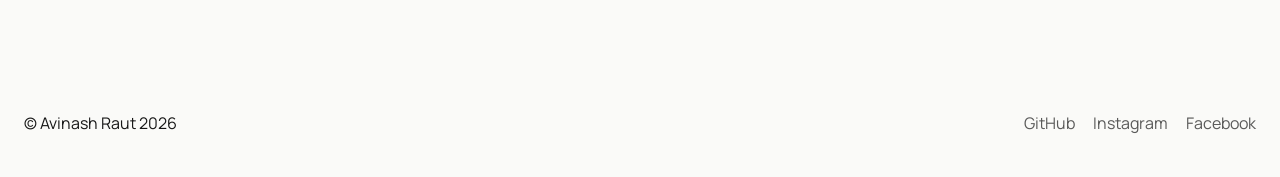
<file: articles/article-template.html>
<!DOCTYPE html>

<html lang="en">

<head>

<meta charset="UTF-8">

<meta name="viewport"
content="width=device-width, initial-scale=1.0">

<title>Article Title · Avinash Raut</title>

<meta name="description"
content="Article description here.">

<link rel="stylesheet"
href="../css/style.css">

</head>

<body>

<div class="container">

<header class="site-header">

<div class="logo">

<a href="../index.html">

Avinash Raut

</a>

</div>

<nav class="desktop-nav">

<a href="../index.html">Home</a>

<a href="../writing.html">Writing</a>

<a href="../projects.html">Projects</a>

<a href="../about.html">About</a>

<a href="../search.html">⌕</a>

</nav>

<button class="mobile-toggle">

☰

</button>

</header>

<article class="article">

<div class="article-header">

<div class="article-meta">

May 2026 · 8 min read

</div>

<h1>

Article Title

</h1>

<p class="article-intro">

A short introduction to the article.

</p>

</div>

<div class="article-body">

<p>

Replace this paragraph with actual content.

</p>

<p>

This template is designed for long-form reading. Keep paragraphs reasonably short and allow enough whitespace between sections.

</p>

<div class="article-divider"></div>

<h2>

Section Heading

</h2>

<p>

Add content here.

</p>

<p>

Continue the article naturally.

</p>

<blockquote>

A memorable quote, observation or idea.

</blockquote>

<p>

Additional content goes here.

</p>

<div class="article-divider"></div>

<h2>

Another Section

</h2>

<p>

More content.

</p>

<p>

More content.

</p>

</div>

<div class="article-nav">

<a href="../writing.html">

← Back to Writing

</a>

<a href="../index.html">

Home →

</a>

</div>

</article>

<footer class="site-footer">

<div>

© Avinash Raut 2026

</div>

<div class="footer-icons">

<a href="https://github.com/avinashrautai">

GitHub

</a>

<a href="https://instagram.com/avinaashraut">

Instagram

</a>

<a href="https://facebook.com/avinaashraut">

Facebook

</a>

</div>

</footer>

</div>

<div class="mobile-menu">

<button class="mobile-close">

×

</button>

<a href="../index.html">

Home

</a>

<a href="../writing.html">

Writing

</a>

<a href="../projects.html">

Projects

</a>

<a href="../about.html">

About

</a>

<a href="../search.html">

Search

</a>

</div>

<script>

const toggle =
document.querySelector(".mobile-toggle");

const menu =
document.querySelector(".mobile-menu");

const closeBtn =
document.querySelector(".mobile-close");

toggle.addEventListener("click",()=>{

menu.classList.add("active");

});

closeBtn.addEventListener("click",()=>{

menu.classList.remove("active");

});

</script>

</body>

</html>
</file>
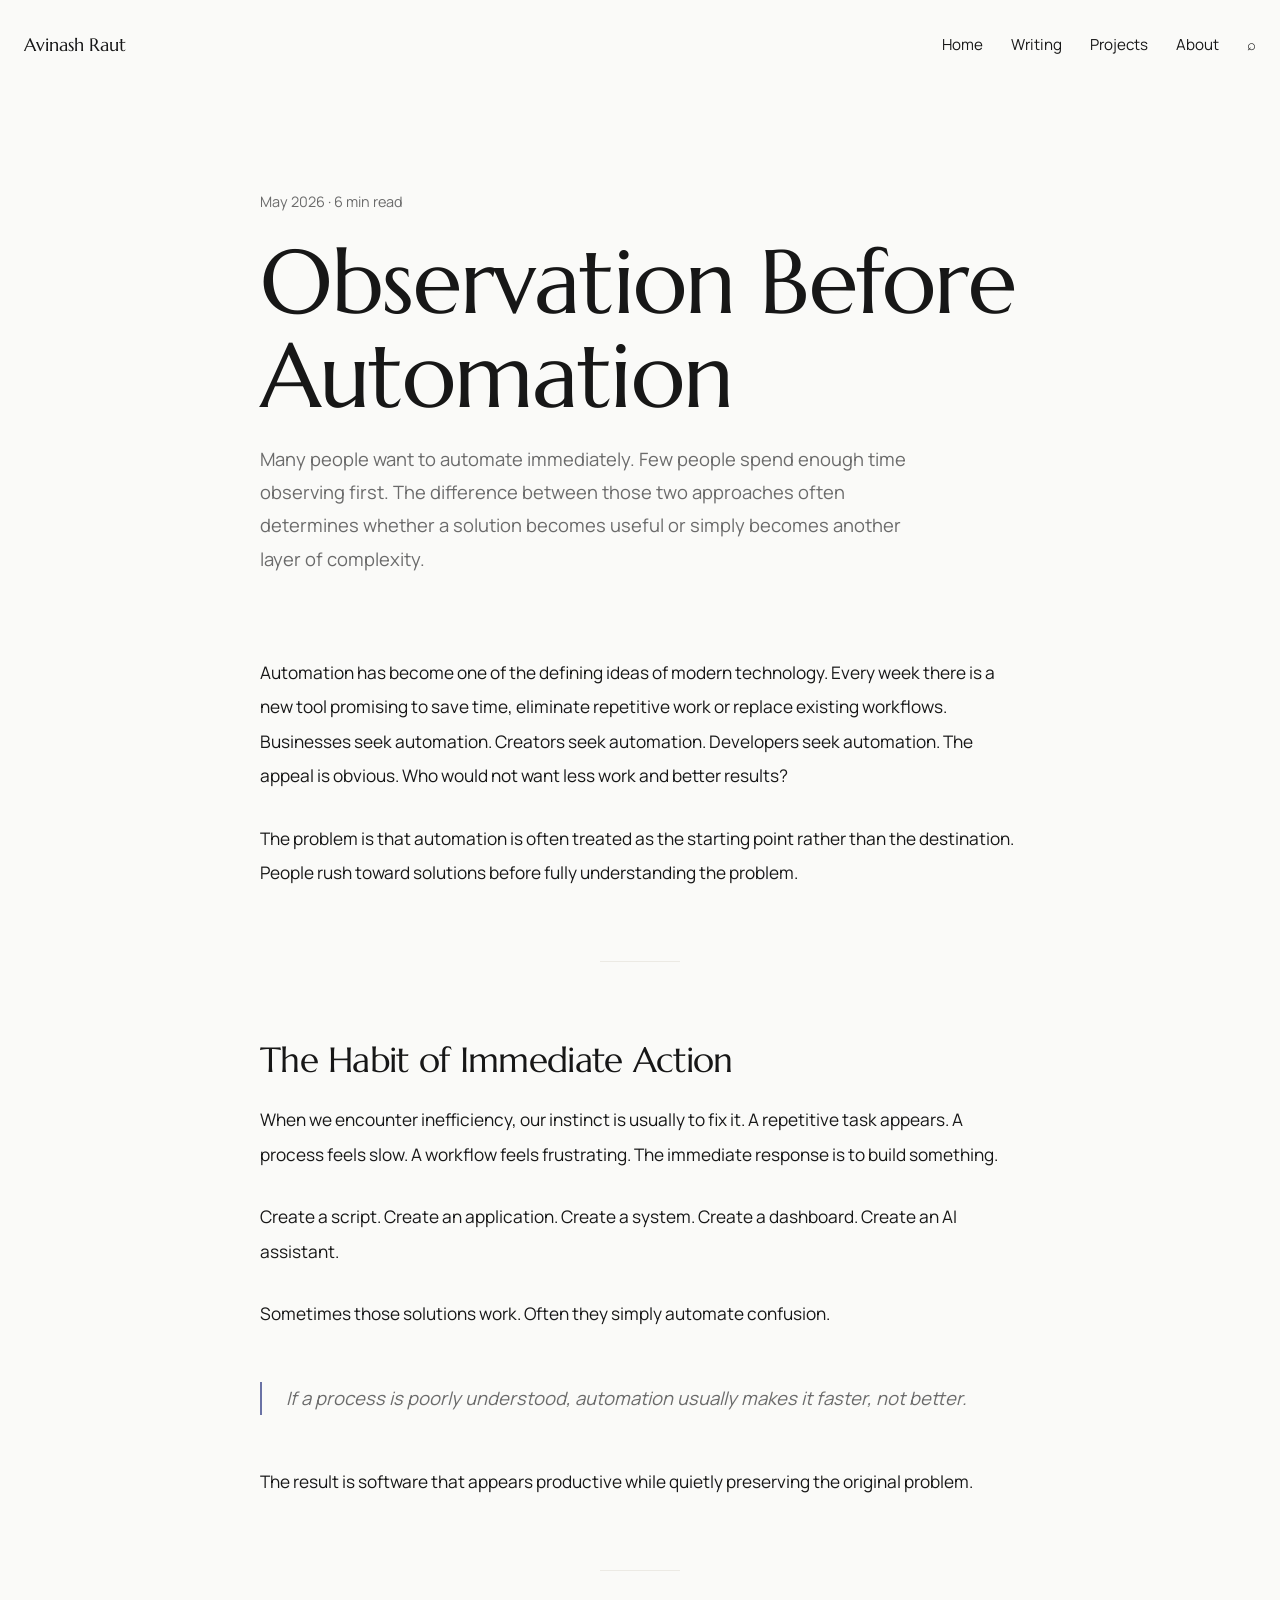
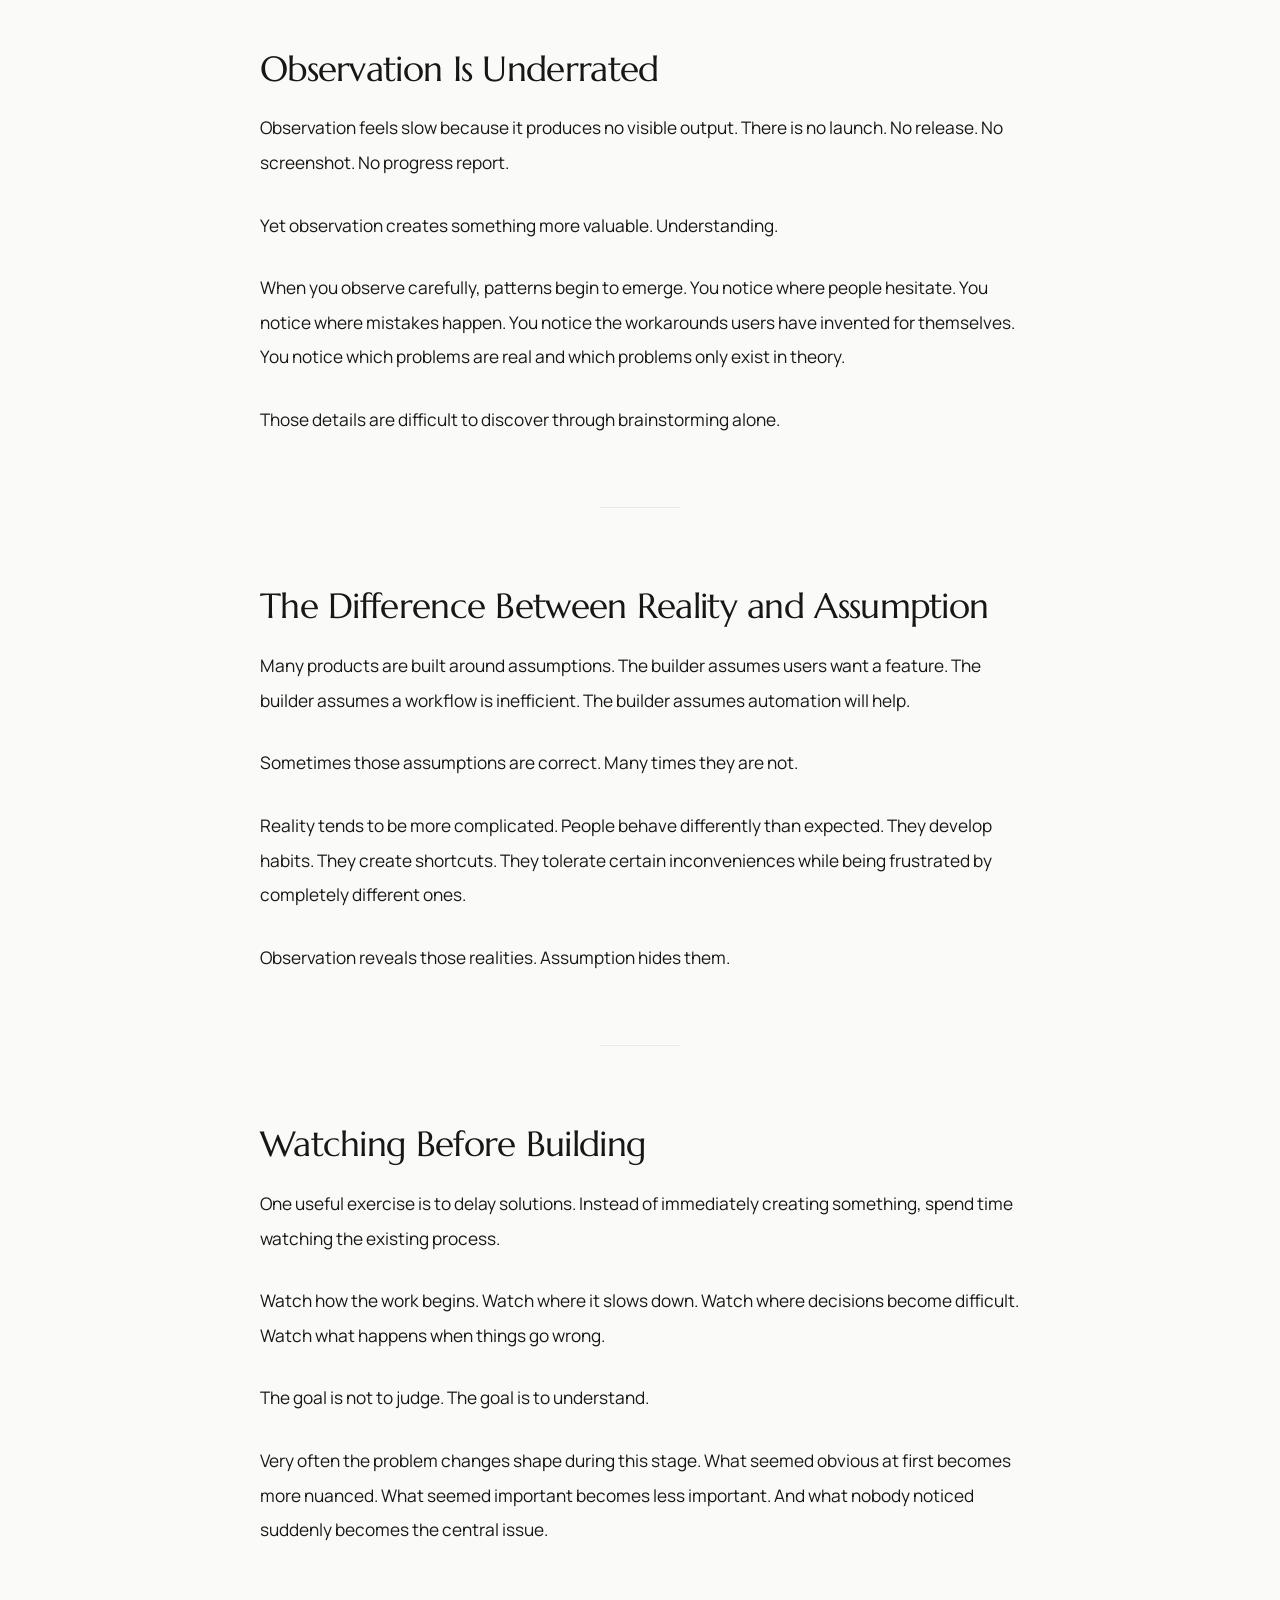
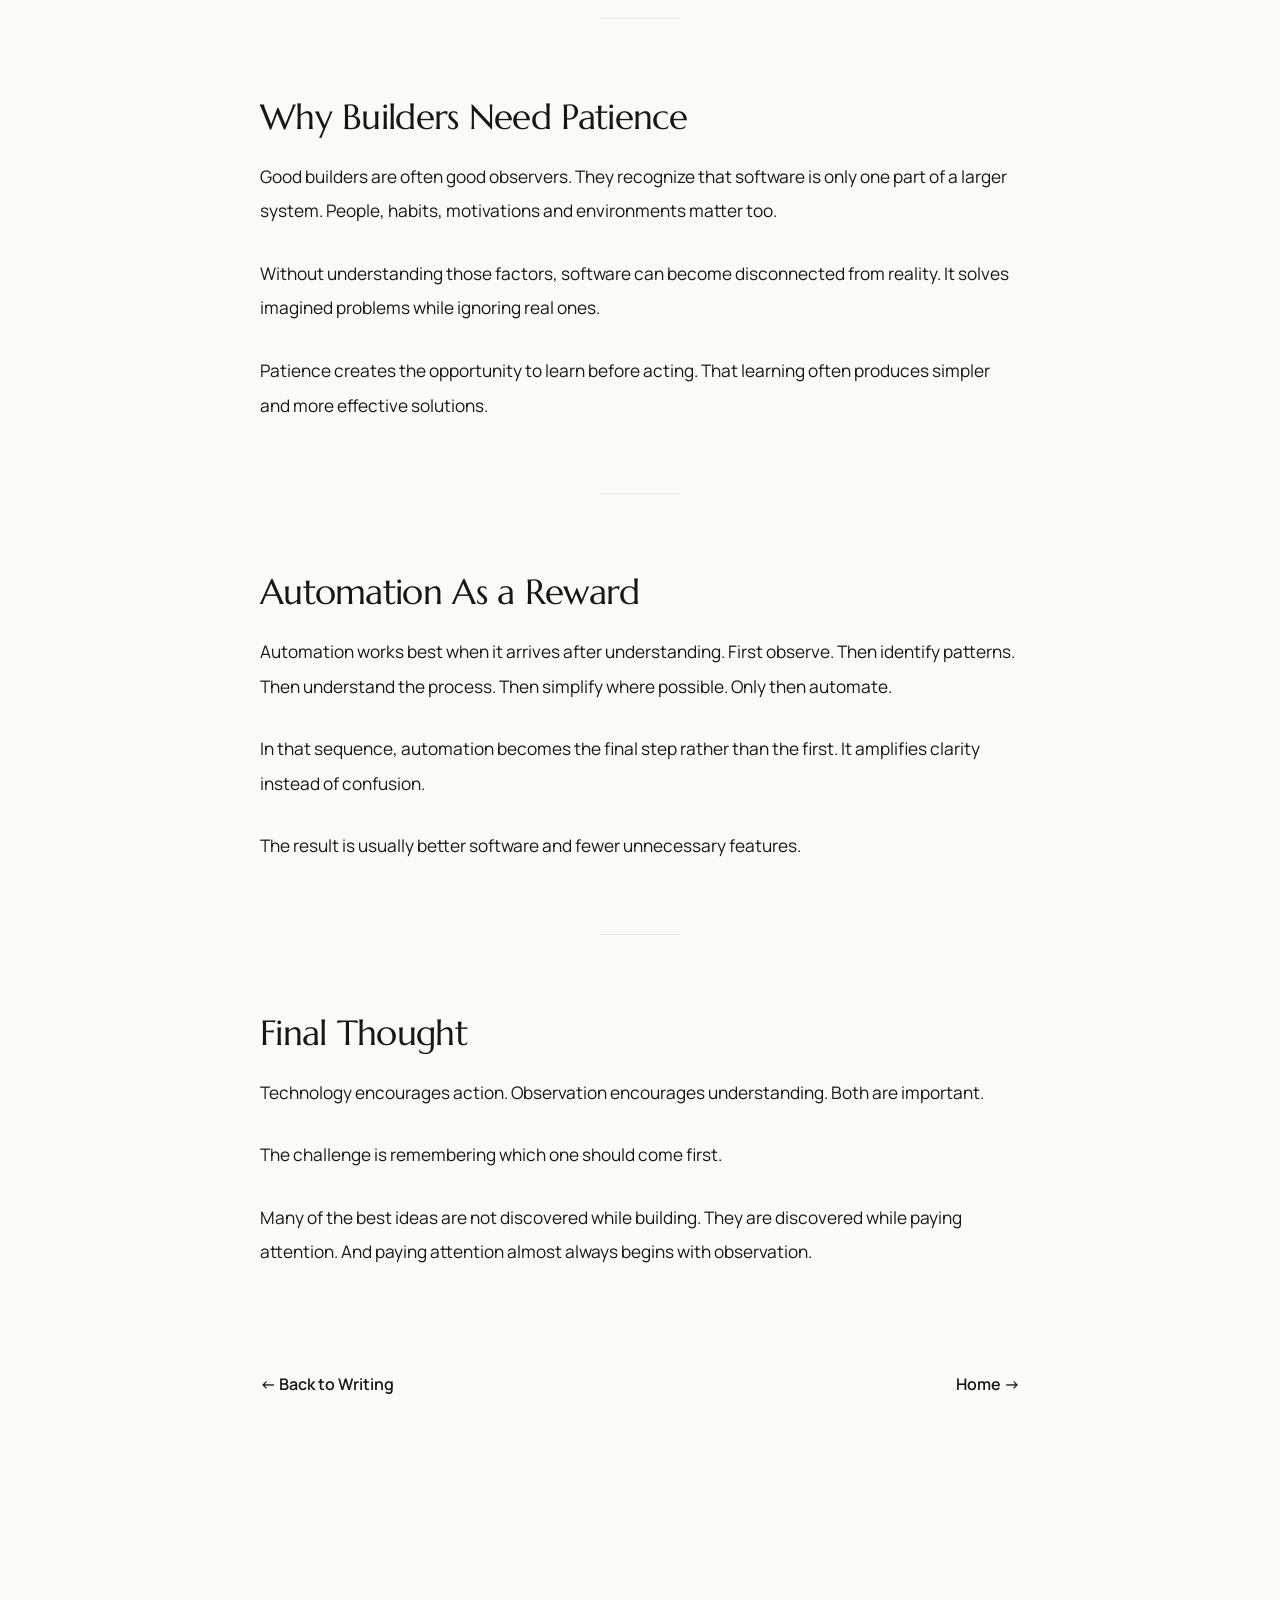
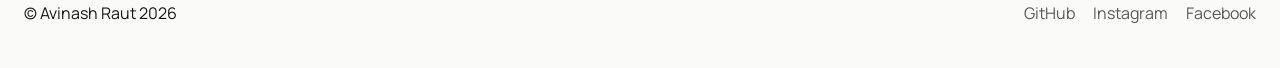
<file: articles/observation-before-automation.html>
<!DOCTYPE html>

<html lang="en">

<head>

<meta charset="UTF-8">

<meta name="viewport"
content="width=device-width, initial-scale=1.0">

<title>Observation Before Automation · Avinash Raut</title>

<meta name="description"
content="The importance of understanding before building.">

<link rel="stylesheet"
href="../css/style.css">

</head>

<body>

<div class="container">

<header class="site-header">

<div class="logo">
<a href="../index.html">Avinash Raut</a>
</div>

<nav class="desktop-nav">
<a href="../index.html">Home</a>
<a href="../writing.html">Writing</a>
<a href="../projects.html">Projects</a>
<a href="../about.html">About</a>
<a href="../search.html">⌕</a>
</nav>

<button class="mobile-toggle">☰</button>

</header>

<article class="article">

<div class="article-header">

<div class="article-meta">
May 2026 · 6 min read
</div>

<h1>
Observation Before Automation
</h1>

<p class="article-intro">

Many people want to automate immediately. Few people spend enough time observing first. The difference between those two approaches often determines whether a solution becomes useful or simply becomes another layer of complexity.

</p>

</div>

<div class="article-body">

<p>

Automation has become one of the defining ideas of modern technology.

Every week there is a new tool promising to save time, eliminate repetitive work or replace existing workflows. Businesses seek automation. Creators seek automation. Developers seek automation.

The appeal is obvious.

Who would not want less work and better results?

</p>

<p>

The problem is that automation is often treated as the starting point rather than the destination.

People rush toward solutions before fully understanding the problem.

</p>

<div class="article-divider"></div>

<h2>

The Habit of Immediate Action

</h2>

<p>

When we encounter inefficiency, our instinct is usually to fix it.

A repetitive task appears.

A process feels slow.

A workflow feels frustrating.

The immediate response is to build something.

</p>

<p>

Create a script.

Create an application.

Create a system.

Create a dashboard.

Create an AI assistant.

</p>

<p>

Sometimes those solutions work.

Often they simply automate confusion.

</p>

<blockquote>

If a process is poorly understood, automation usually makes it faster, not better.

</blockquote>

<p>

The result is software that appears productive while quietly preserving the original problem.

</p>

<div class="article-divider"></div>

<h2>

Observation Is Underrated

</h2>

<p>

Observation feels slow because it produces no visible output.

There is no launch.

No release.

No screenshot.

No progress report.

</p>

<p>

Yet observation creates something more valuable.

Understanding.

</p>

<p>

When you observe carefully, patterns begin to emerge.

You notice where people hesitate.

You notice where mistakes happen.

You notice the workarounds users have invented for themselves.

You notice which problems are real and which problems only exist in theory.

</p>

<p>

Those details are difficult to discover through brainstorming alone.

</p>

<div class="article-divider"></div>

<h2>

The Difference Between Reality and Assumption

</h2>

<p>

Many products are built around assumptions.

The builder assumes users want a feature.

The builder assumes a workflow is inefficient.

The builder assumes automation will help.

</p>

<p>

Sometimes those assumptions are correct.

Many times they are not.

</p>

<p>

Reality tends to be more complicated.

People behave differently than expected.

They develop habits.

They create shortcuts.

They tolerate certain inconveniences while being frustrated by completely different ones.

</p>

<p>

Observation reveals those realities.

Assumption hides them.

</p>

<div class="article-divider"></div>

<h2>

Watching Before Building

</h2>

<p>

One useful exercise is to delay solutions.

Instead of immediately creating something, spend time watching the existing process.

</p>

<p>

Watch how the work begins.

Watch where it slows down.

Watch where decisions become difficult.

Watch what happens when things go wrong.

</p>

<p>

The goal is not to judge.

The goal is to understand.

</p>

<p>

Very often the problem changes shape during this stage.

What seemed obvious at first becomes more nuanced.

What seemed important becomes less important.

And what nobody noticed suddenly becomes the central issue.

</p>

<div class="article-divider"></div>

<h2>

Why Builders Need Patience

</h2>

<p>

Good builders are often good observers.

They recognize that software is only one part of a larger system.

People, habits, motivations and environments matter too.

</p>

<p>

Without understanding those factors, software can become disconnected from reality.

It solves imagined problems while ignoring real ones.

</p>

<p>

Patience creates the opportunity to learn before acting.

That learning often produces simpler and more effective solutions.

</p>

<div class="article-divider"></div>

<h2>

Automation As a Reward

</h2>

<p>

Automation works best when it arrives after understanding.

First observe.

Then identify patterns.

Then understand the process.

Then simplify where possible.

Only then automate.

</p>

<p>

In that sequence, automation becomes the final step rather than the first.

It amplifies clarity instead of confusion.

</p>

<p>

The result is usually better software and fewer unnecessary features.

</p>

<div class="article-divider"></div>

<h2>

Final Thought

</h2>

<p>

Technology encourages action.

Observation encourages understanding.

Both are important.

</p>

<p>

The challenge is remembering which one should come first.

</p>

<p>

Many of the best ideas are not discovered while building.

They are discovered while paying attention.

And paying attention almost always begins with observation.

</p>

</div>

<div class="article-nav">

<a href="../writing.html">

← Back to Writing

</a>

<a href="../index.html">

Home →

</a>

</div>

</article>

<footer class="site-footer">

<div>
© Avinash Raut 2026
</div>

<div class="footer-icons">

<a href="https://github.com/avinashrautai">GitHub</a>

<a href="https://instagram.com/avinaashraut">Instagram</a>

<a href="https://facebook.com/avinaashraut">Facebook</a>

</div>

</footer>

</div>

</body>

</html>
</file>
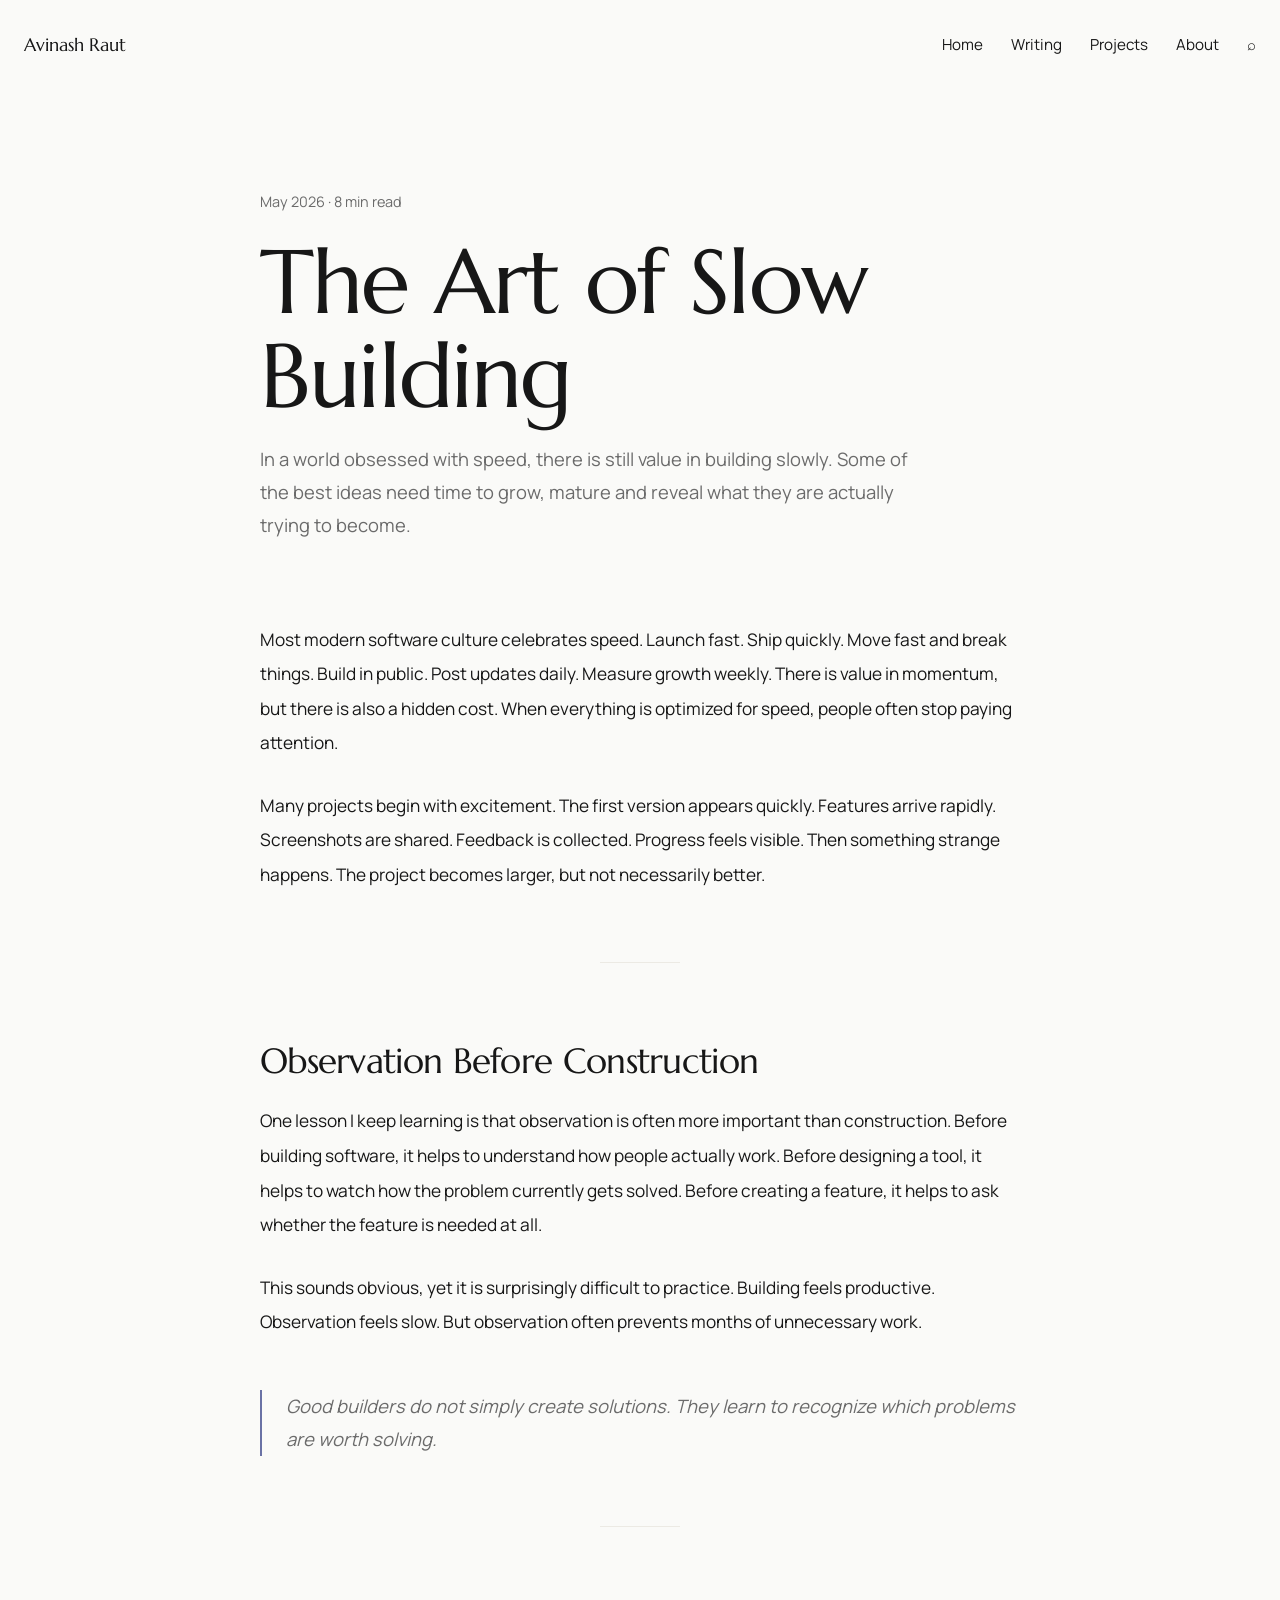
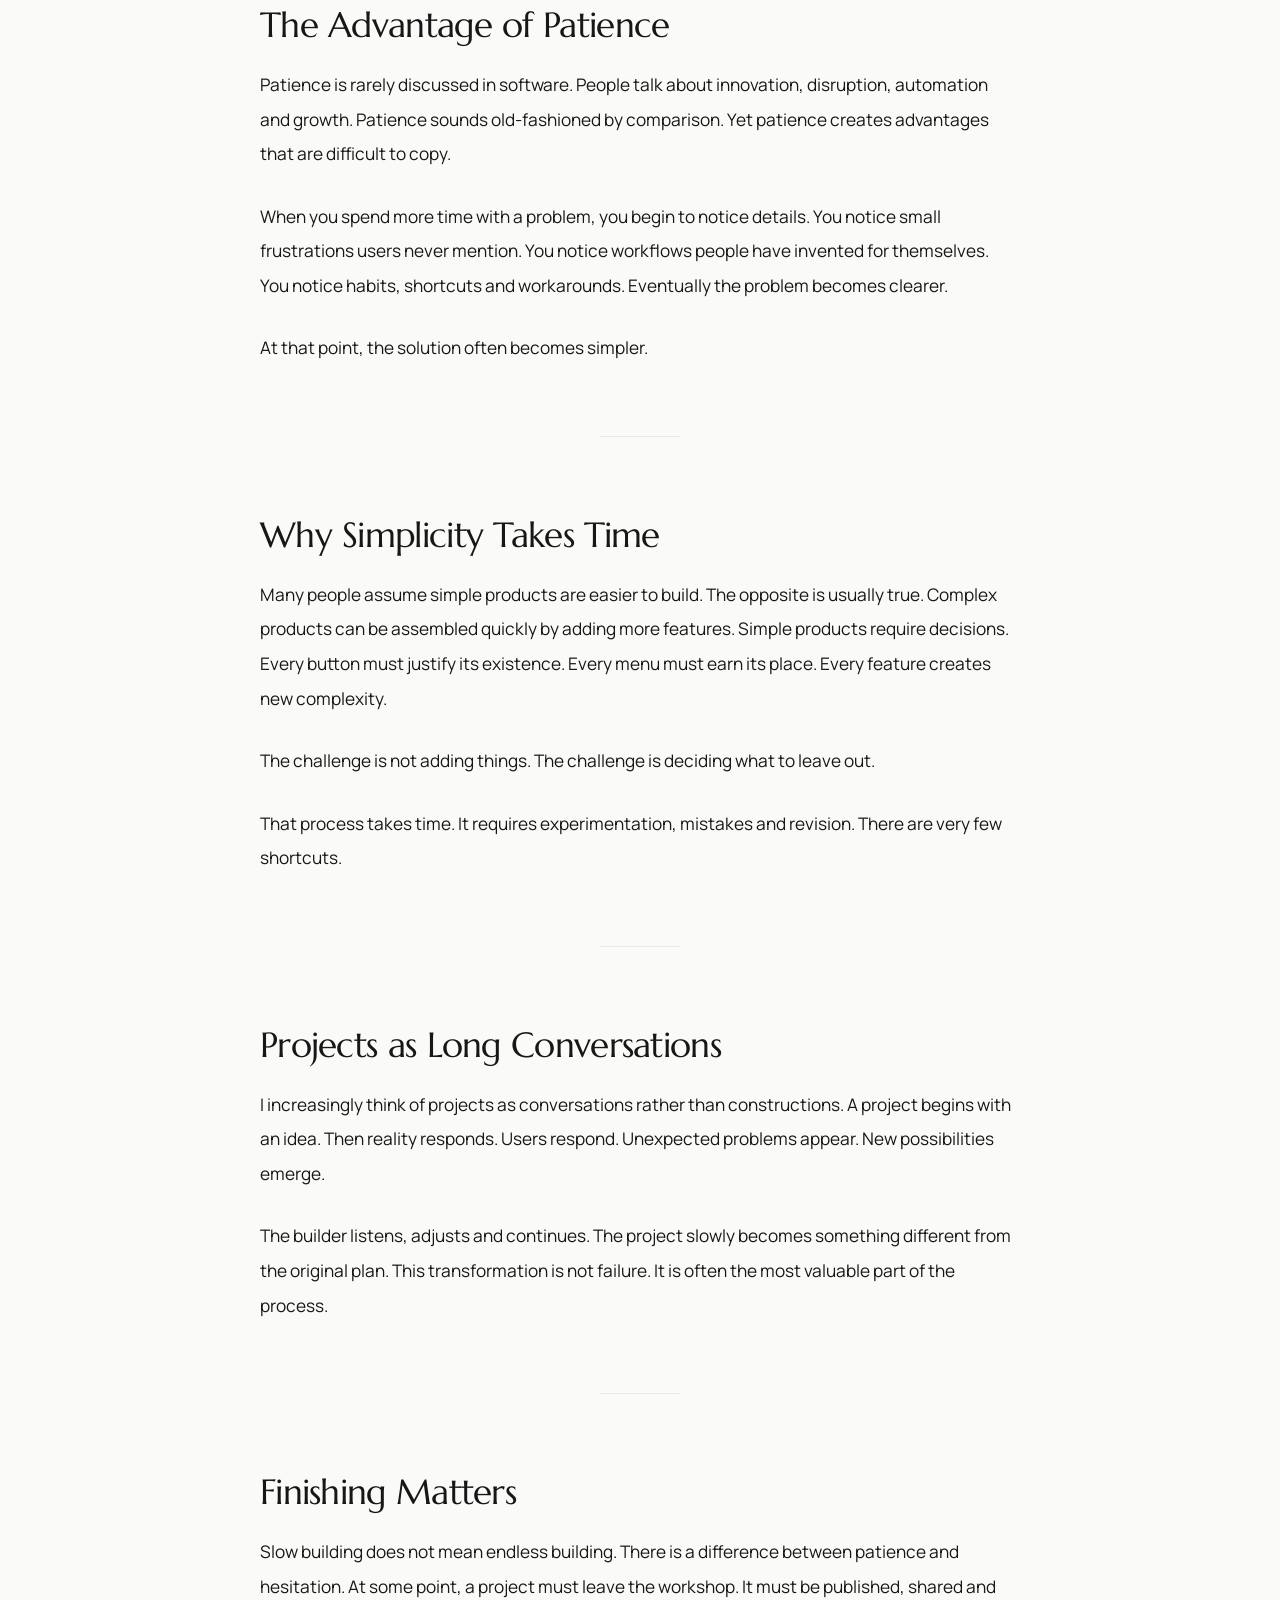
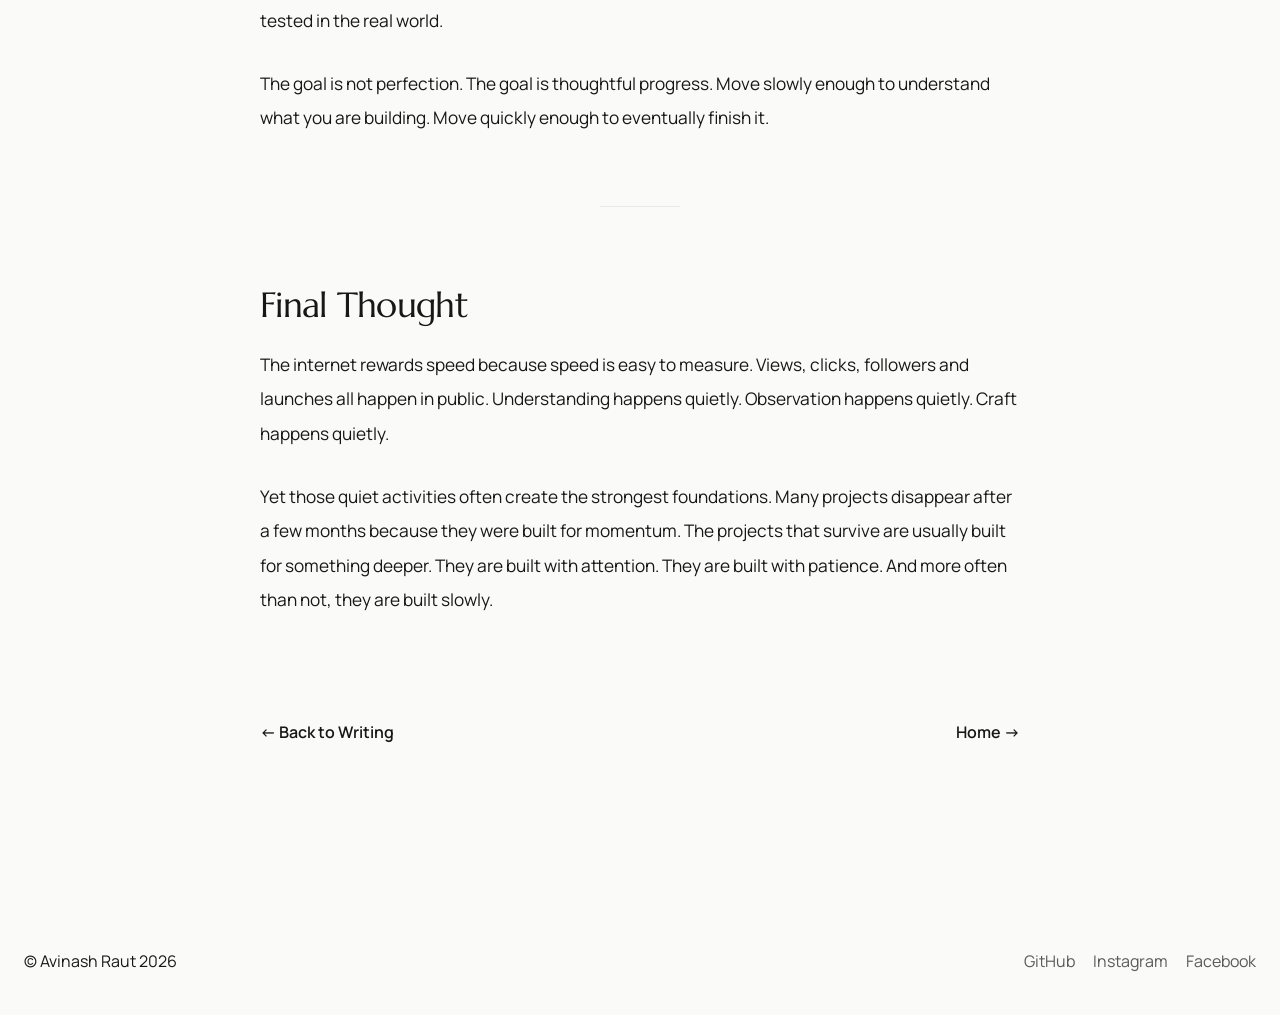
<file: articles/the-art-of-slow-building.html>
<!DOCTYPE html>

<html lang="en">

<head>

<meta charset="UTF-8">

<meta name="viewport"
content="width=device-width, initial-scale=1.0">

<title>The Art of Slow Building · Avinash Raut</title>

<meta name="description"
content="Why meaningful projects are often built slowly, carefully and with patience.">

<link rel="stylesheet"
href="../css/style.css">

</head>

<body>

<div class="container">

<header class="site-header">

<div class="logo">
<a href="../index.html">Avinash Raut</a>
</div>

<nav class="desktop-nav">
<a href="../index.html">Home</a>
<a href="../writing.html">Writing</a>
<a href="../projects.html">Projects</a>
<a href="../about.html">About</a>
<a href="../search.html">⌕</a>
</nav>

<button class="mobile-toggle">☰</button>

</header>

<article class="article">

<div class="article-header">

<div class="article-meta">
May 2026 · 8 min read
</div>

<h1>
The Art of Slow Building
</h1>

<p class="article-intro">

In a world obsessed with speed, there is still value in building slowly. Some of the best ideas need time to grow, mature and reveal what they are actually trying to become.

</p>

</div>

<div class="article-body">

<p>

Most modern software culture celebrates speed. Launch fast. Ship quickly. Move fast and break things. Build in public. Post updates daily. Measure growth weekly.

There is value in momentum, but there is also a hidden cost.

When everything is optimized for speed, people often stop paying attention.

</p>

<p>

Many projects begin with excitement. The first version appears quickly. Features arrive rapidly. Screenshots are shared. Feedback is collected. Progress feels visible.

Then something strange happens.

The project becomes larger, but not necessarily better.

</p>

<div class="article-divider"></div>

<h2>

Observation Before Construction

</h2>

<p>

One lesson I keep learning is that observation is often more important than construction.

Before building software, it helps to understand how people actually work.

Before designing a tool, it helps to watch how the problem currently gets solved.

Before creating a feature, it helps to ask whether the feature is needed at all.

</p>

<p>

This sounds obvious, yet it is surprisingly difficult to practice.

Building feels productive.

Observation feels slow.

But observation often prevents months of unnecessary work.

</p>

<blockquote>

Good builders do not simply create solutions. They learn to recognize which problems are worth solving.

</blockquote>

<div class="article-divider"></div>

<h2>

The Advantage of Patience

</h2>

<p>

Patience is rarely discussed in software.

People talk about innovation, disruption, automation and growth. Patience sounds old-fashioned by comparison.

Yet patience creates advantages that are difficult to copy.

</p>

<p>

When you spend more time with a problem, you begin to notice details.

You notice small frustrations users never mention.

You notice workflows people have invented for themselves.

You notice habits, shortcuts and workarounds.

Eventually the problem becomes clearer.

</p>

<p>

At that point, the solution often becomes simpler.

</p>

<div class="article-divider"></div>

<h2>

Why Simplicity Takes Time

</h2>

<p>

Many people assume simple products are easier to build.

The opposite is usually true.

Complex products can be assembled quickly by adding more features.

Simple products require decisions.

Every button must justify its existence.

Every menu must earn its place.

Every feature creates new complexity.

</p>

<p>

The challenge is not adding things.

The challenge is deciding what to leave out.

</p>

<p>

That process takes time.

It requires experimentation, mistakes and revision.

There are very few shortcuts.

</p>

<div class="article-divider"></div>

<h2>

Projects as Long Conversations

</h2>

<p>

I increasingly think of projects as conversations rather than constructions.

A project begins with an idea.

Then reality responds.

Users respond.

Unexpected problems appear.

New possibilities emerge.

</p>

<p>

The builder listens, adjusts and continues.

The project slowly becomes something different from the original plan.

This transformation is not failure.

It is often the most valuable part of the process.

</p>

<div class="article-divider"></div>

<h2>

Finishing Matters

</h2>

<p>

Slow building does not mean endless building.

There is a difference between patience and hesitation.

At some point, a project must leave the workshop.

It must be published, shared and tested in the real world.

</p>

<p>

The goal is not perfection.

The goal is thoughtful progress.

Move slowly enough to understand what you are building.

Move quickly enough to eventually finish it.

</p>

<div class="article-divider"></div>

<h2>

Final Thought

</h2>

<p>

The internet rewards speed because speed is easy to measure.

Views, clicks, followers and launches all happen in public.

Understanding happens quietly.

Observation happens quietly.

Craft happens quietly.

</p>

<p>

Yet those quiet activities often create the strongest foundations.

Many projects disappear after a few months because they were built for momentum.

The projects that survive are usually built for something deeper.

They are built with attention.

They are built with patience.

And more often than not, they are built slowly.

</p>

</div>

<div class="article-nav">

<a href="../writing.html">

← Back to Writing

</a>

<a href="../index.html">

Home →

</a>

</div>

</article>

<footer class="site-footer">

<div>
© Avinash Raut 2026
</div>

<div class="footer-icons">

<a href="https://github.com/avinashrautai">GitHub</a>

<a href="https://instagram.com/avinaashraut">Instagram</a>

<a href="https://facebook.com/avinaashraut">Facebook</a>

</div>

</footer>

</div>

</body>

</html>
</file>
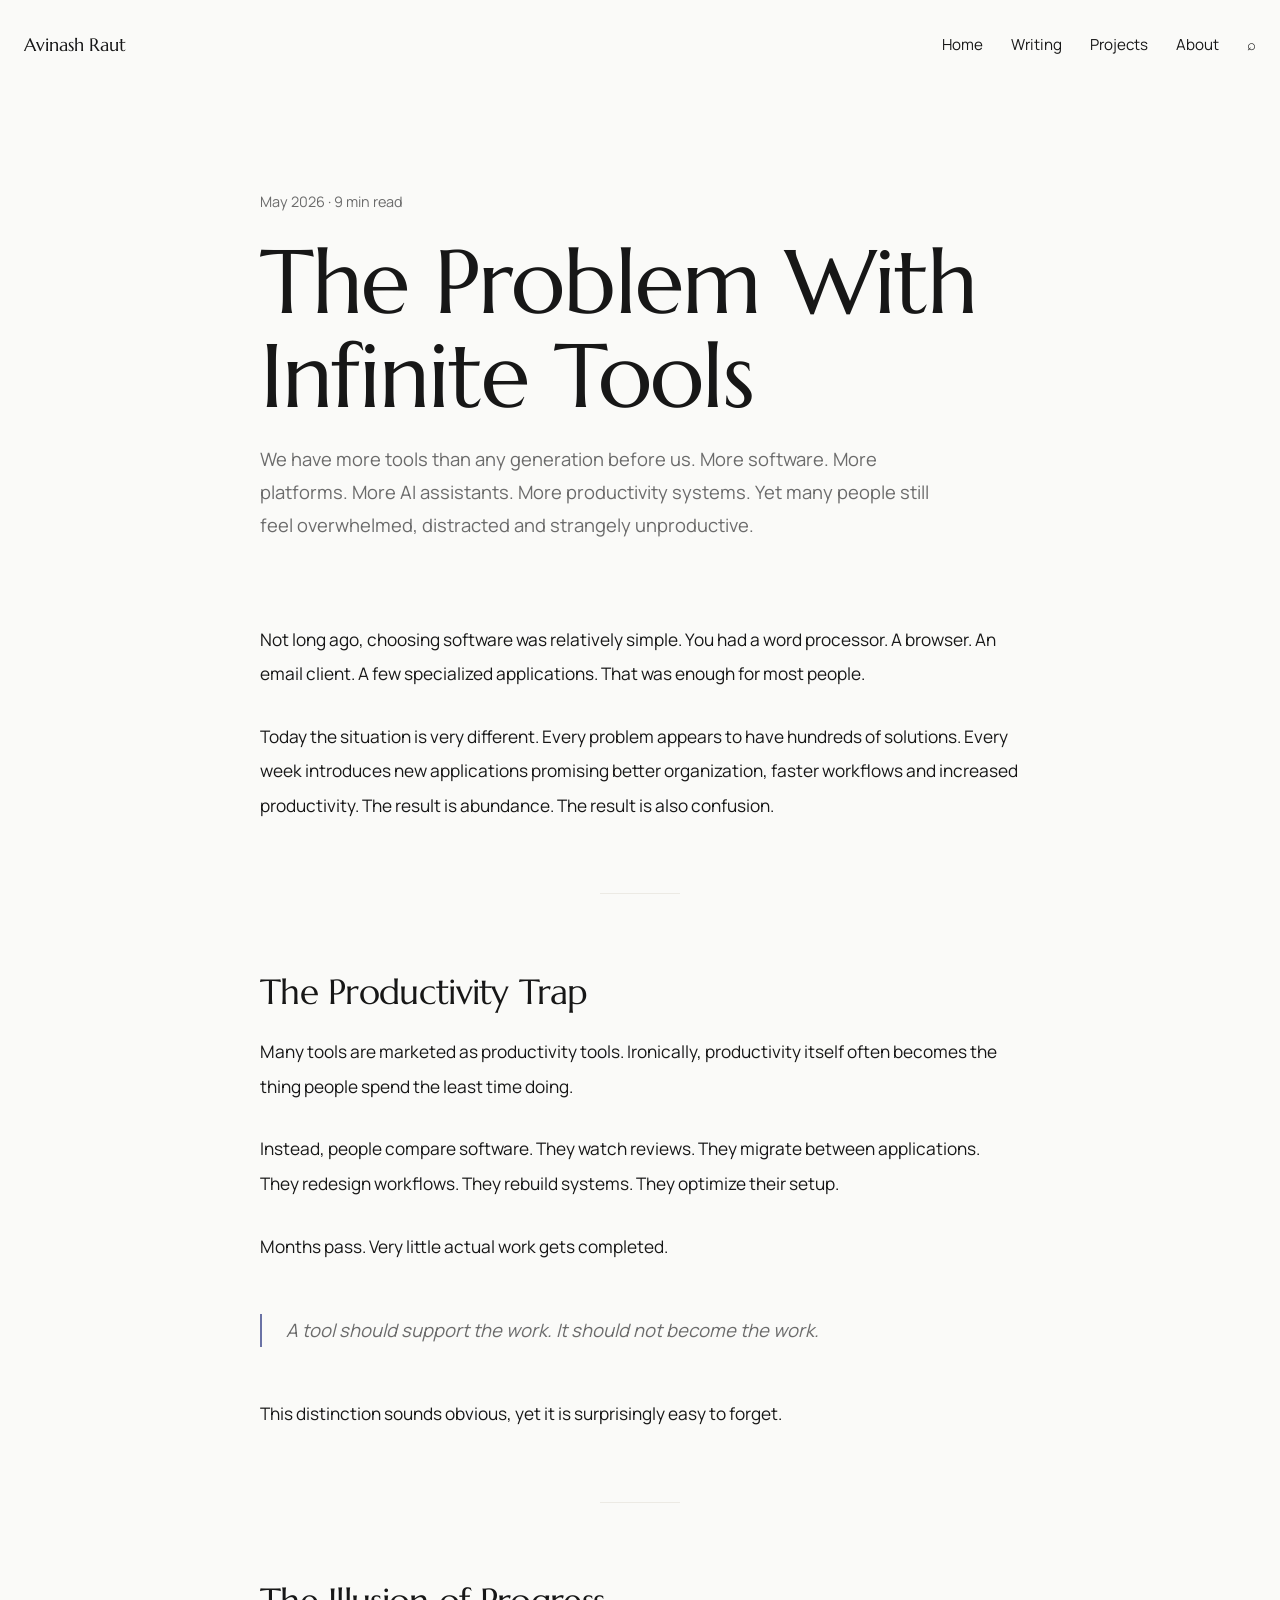
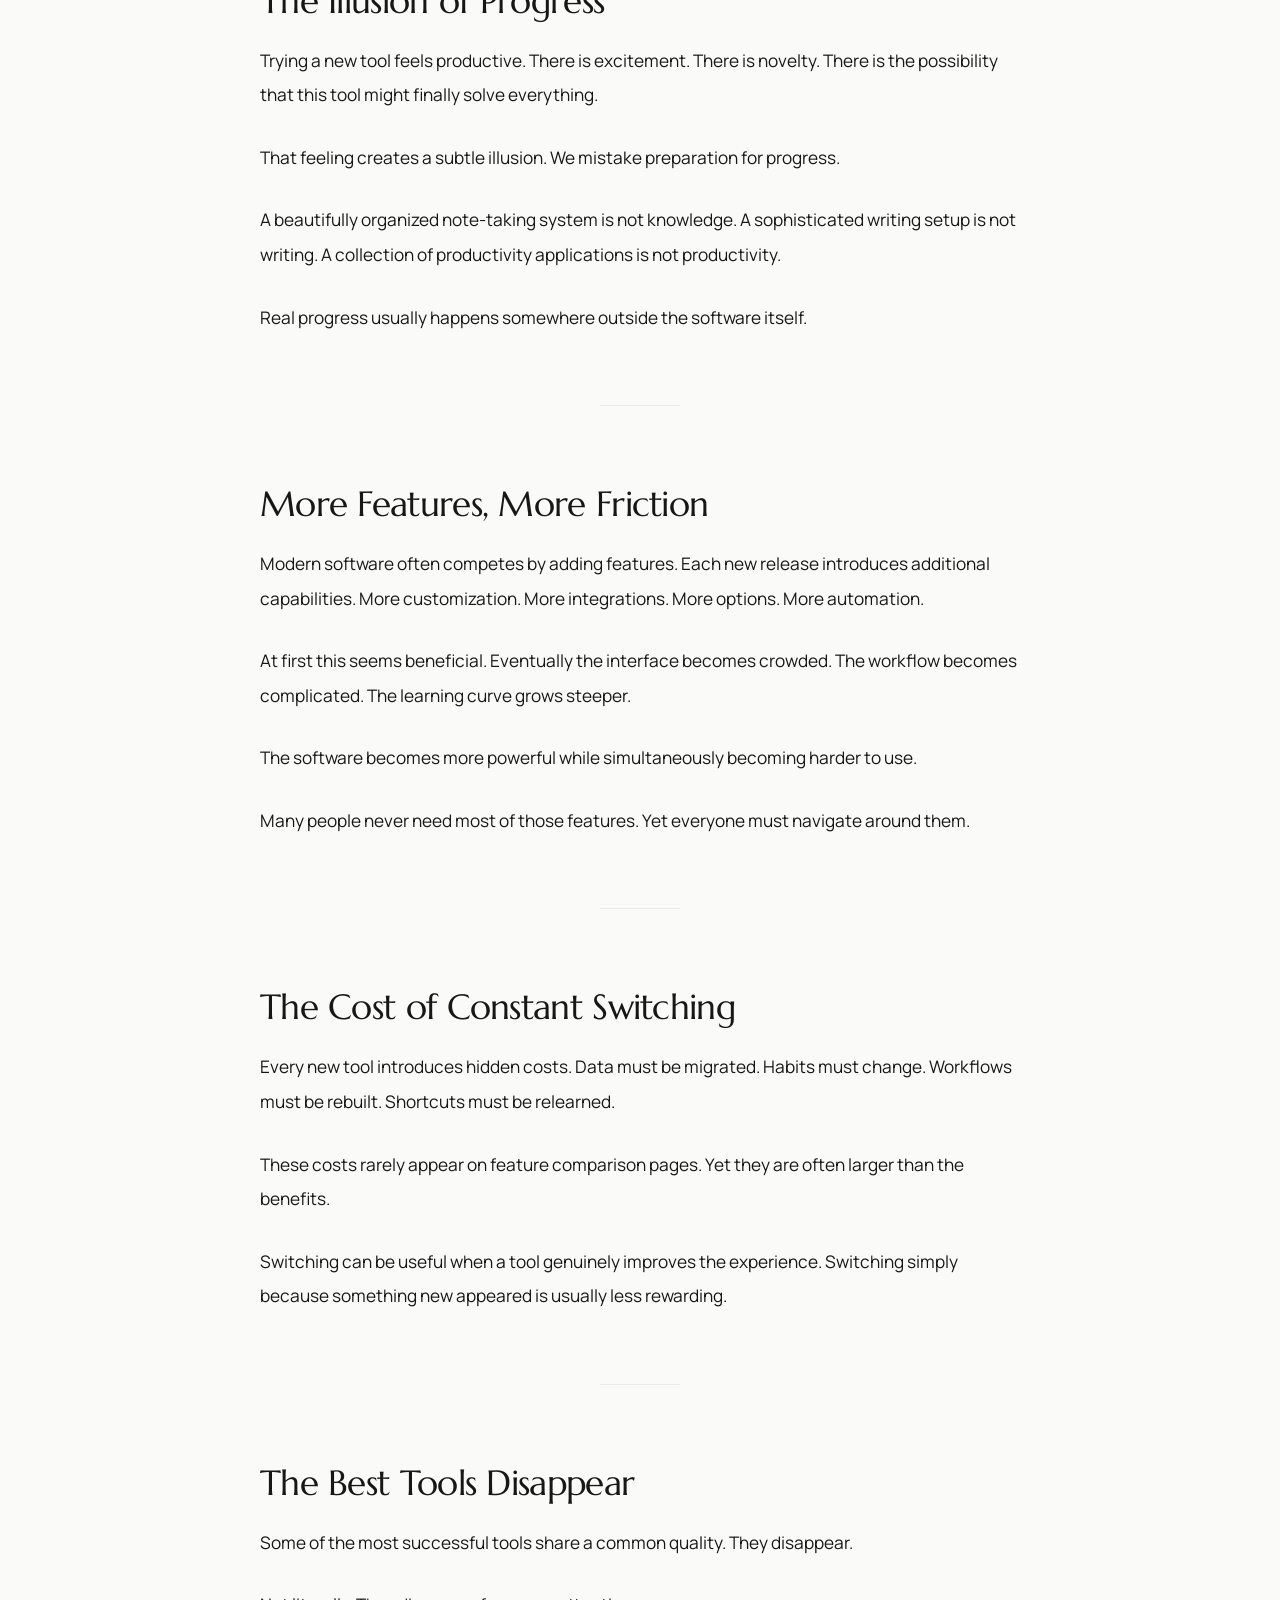
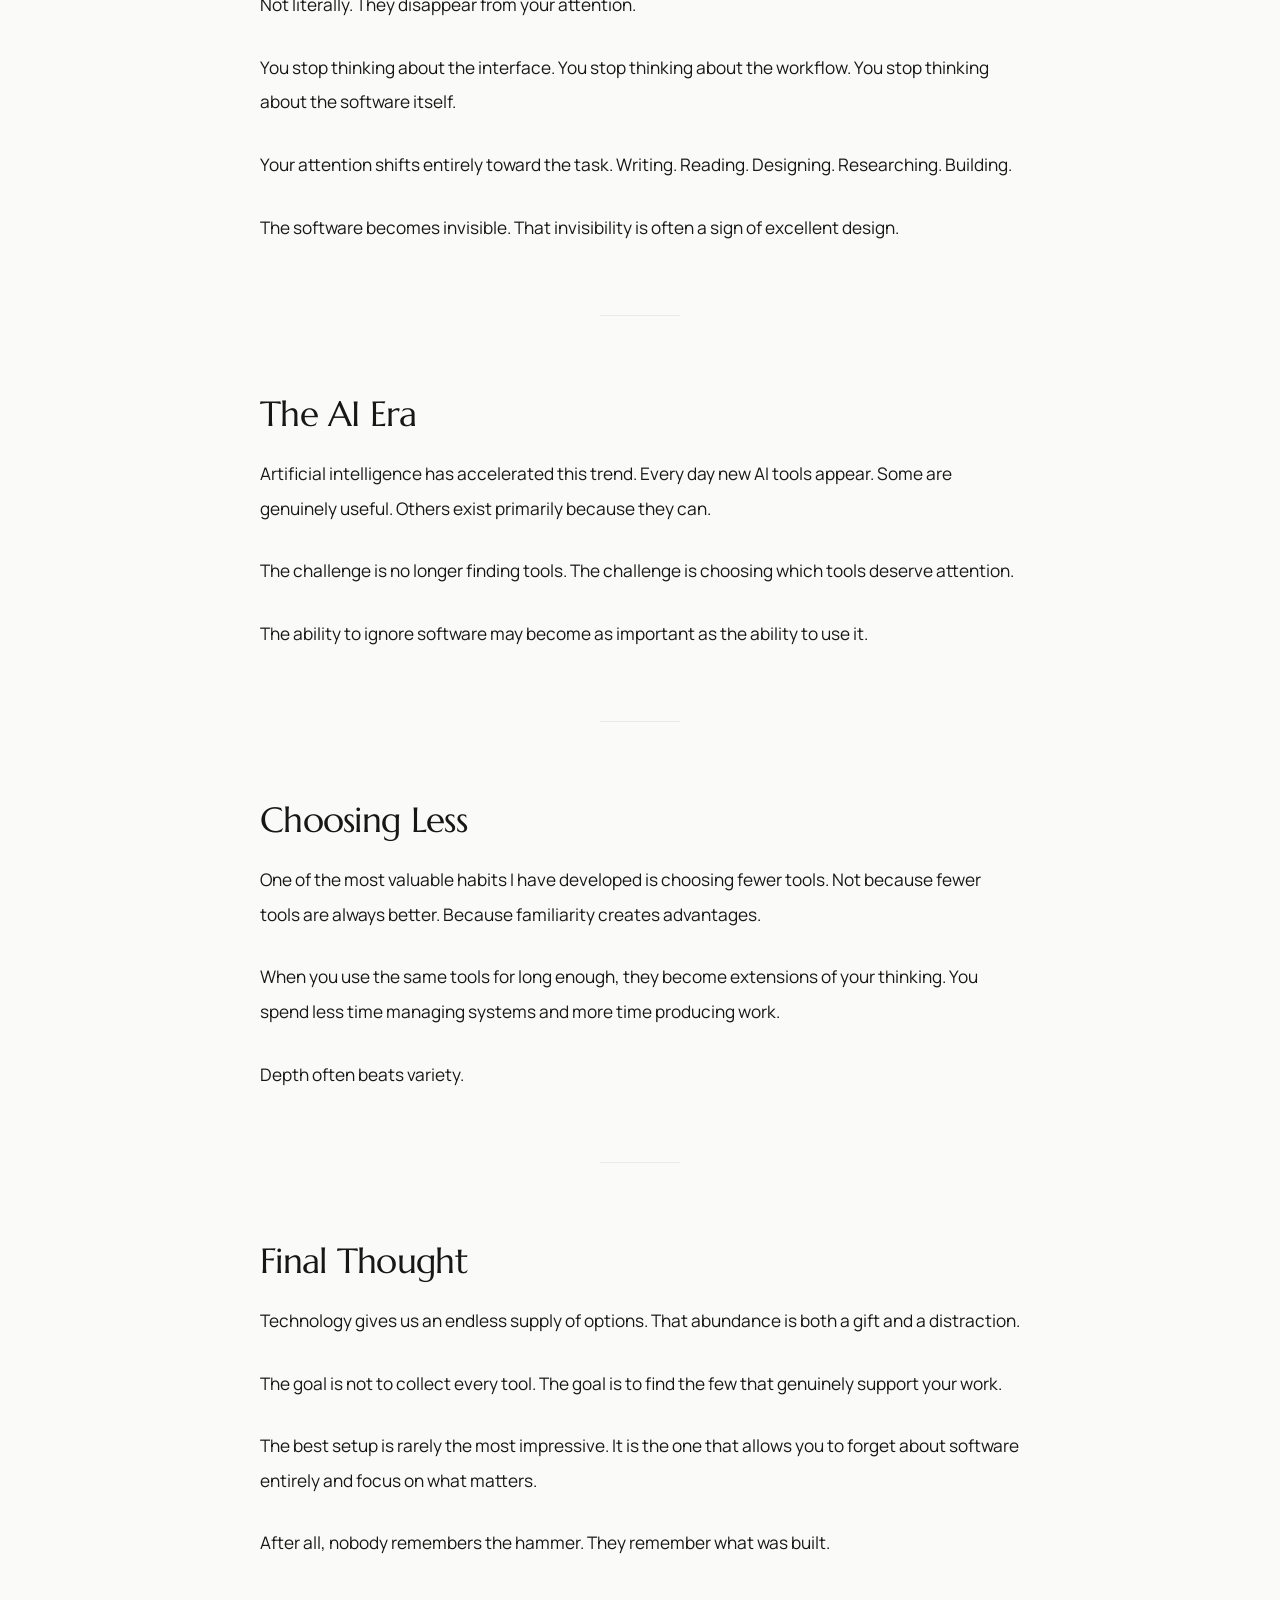
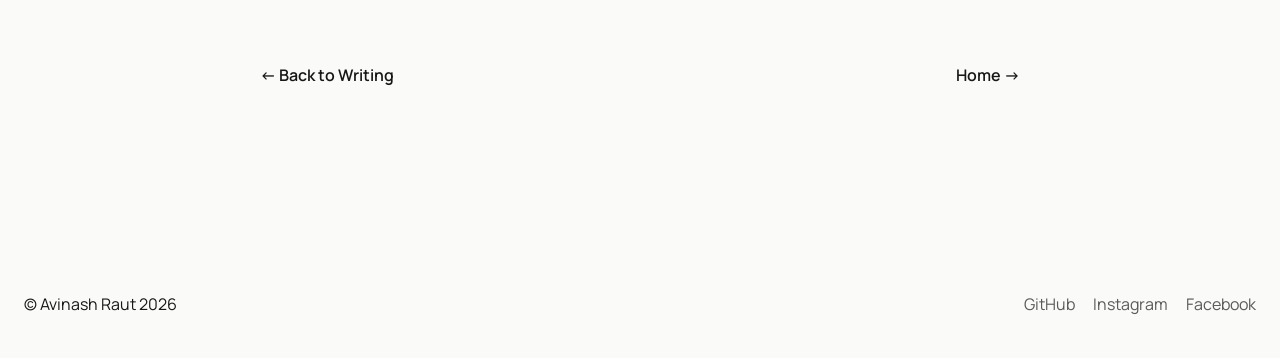
<file: articles/the-problem-with-infinite-tools.html>
<!DOCTYPE html>

<html lang="en">

<head>

<meta charset="UTF-8">

<meta name="viewport"
content="width=device-width, initial-scale=1.0">

<title>The Problem With Infinite Tools · Avinash Raut</title>

<meta name="description"
content="Having more tools does not automatically produce better work.">

<link rel="stylesheet"
href="../css/style.css">

</head>

<body>

<div class="container">

<header class="site-header">

<div class="logo">
<a href="../index.html">Avinash Raut</a>
</div>

<nav class="desktop-nav">
<a href="../index.html">Home</a>
<a href="../writing.html">Writing</a>
<a href="../projects.html">Projects</a>
<a href="../about.html">About</a>
<a href="../search.html">⌕</a>
</nav>

<button class="mobile-toggle">☰</button>

</header>

<article class="article">

<div class="article-header">

<div class="article-meta">
May 2026 · 9 min read
</div>

<h1>
The Problem With Infinite Tools
</h1>

<p class="article-intro">

We have more tools than any generation before us. More software. More platforms. More AI assistants. More productivity systems. Yet many people still feel overwhelmed, distracted and strangely unproductive.

</p>

</div>

<div class="article-body">

<p>

Not long ago, choosing software was relatively simple.

You had a word processor.

A browser.

An email client.

A few specialized applications.

That was enough for most people.

</p>

<p>

Today the situation is very different.

Every problem appears to have hundreds of solutions. Every week introduces new applications promising better organization, faster workflows and increased productivity.

The result is abundance.

The result is also confusion.

</p>

<div class="article-divider"></div>

<h2>

The Productivity Trap

</h2>

<p>

Many tools are marketed as productivity tools.

Ironically, productivity itself often becomes the thing people spend the least time doing.

</p>

<p>

Instead, people compare software.

They watch reviews.

They migrate between applications.

They redesign workflows.

They rebuild systems.

They optimize their setup.

</p>

<p>

Months pass.

Very little actual work gets completed.

</p>

<blockquote>

A tool should support the work. It should not become the work.

</blockquote>

<p>

This distinction sounds obvious, yet it is surprisingly easy to forget.

</p>

<div class="article-divider"></div>

<h2>

The Illusion of Progress

</h2>

<p>

Trying a new tool feels productive.

There is excitement.

There is novelty.

There is the possibility that this tool might finally solve everything.

</p>

<p>

That feeling creates a subtle illusion.

We mistake preparation for progress.

</p>

<p>

A beautifully organized note-taking system is not knowledge.

A sophisticated writing setup is not writing.

A collection of productivity applications is not productivity.

</p>

<p>

Real progress usually happens somewhere outside the software itself.

</p>

<div class="article-divider"></div>

<h2>

More Features, More Friction

</h2>

<p>

Modern software often competes by adding features.

Each new release introduces additional capabilities.

More customization.

More integrations.

More options.

More automation.

</p>

<p>

At first this seems beneficial.

Eventually the interface becomes crowded.

The workflow becomes complicated.

The learning curve grows steeper.

</p>

<p>

The software becomes more powerful while simultaneously becoming harder to use.

</p>

<p>

Many people never need most of those features.

Yet everyone must navigate around them.

</p>

<div class="article-divider"></div>

<h2>

The Cost of Constant Switching

</h2>

<p>

Every new tool introduces hidden costs.

Data must be migrated.

Habits must change.

Workflows must be rebuilt.

Shortcuts must be relearned.

</p>

<p>

These costs rarely appear on feature comparison pages.

Yet they are often larger than the benefits.

</p>

<p>

Switching can be useful when a tool genuinely improves the experience.

Switching simply because something new appeared is usually less rewarding.

</p>

<div class="article-divider"></div>

<h2>

The Best Tools Disappear

</h2>

<p>

Some of the most successful tools share a common quality.

They disappear.

</p>

<p>

Not literally.

They disappear from your attention.

</p>

<p>

You stop thinking about the interface.

You stop thinking about the workflow.

You stop thinking about the software itself.

</p>

<p>

Your attention shifts entirely toward the task.

Writing.

Reading.

Designing.

Researching.

Building.

</p>

<p>

The software becomes invisible.

That invisibility is often a sign of excellent design.

</p>

<div class="article-divider"></div>

<h2>

The AI Era

</h2>

<p>

Artificial intelligence has accelerated this trend.

Every day new AI tools appear.

Some are genuinely useful.

Others exist primarily because they can.

</p>

<p>

The challenge is no longer finding tools.

The challenge is choosing which tools deserve attention.

</p>

<p>

The ability to ignore software may become as important as the ability to use it.

</p>

<div class="article-divider"></div>

<h2>

Choosing Less

</h2>

<p>

One of the most valuable habits I have developed is choosing fewer tools.

Not because fewer tools are always better.

Because familiarity creates advantages.

</p>

<p>

When you use the same tools for long enough, they become extensions of your thinking.

You spend less time managing systems and more time producing work.

</p>

<p>

Depth often beats variety.

</p>

<div class="article-divider"></div>

<h2>

Final Thought

</h2>

<p>

Technology gives us an endless supply of options.

That abundance is both a gift and a distraction.

</p>

<p>

The goal is not to collect every tool.

The goal is to find the few that genuinely support your work.

</p>

<p>

The best setup is rarely the most impressive.

It is the one that allows you to forget about software entirely and focus on what matters.

</p>

<p>

After all, nobody remembers the hammer.

They remember what was built.

</p>

</div>

<div class="article-nav">

<a href="../writing.html">

← Back to Writing

</a>

<a href="../index.html">

Home →

</a>

</div>

</article>

<footer class="site-footer">

<div>
© Avinash Raut 2026
</div>

<div class="footer-icons">

<a href="https://github.com/avinashrautai">GitHub</a>

<a href="https://instagram.com/avinaashraut">Instagram</a>

<a href="https://facebook.com/avinaashraut">Facebook</a>

</div>

</footer>

</div>

</body>

</html>
</file>
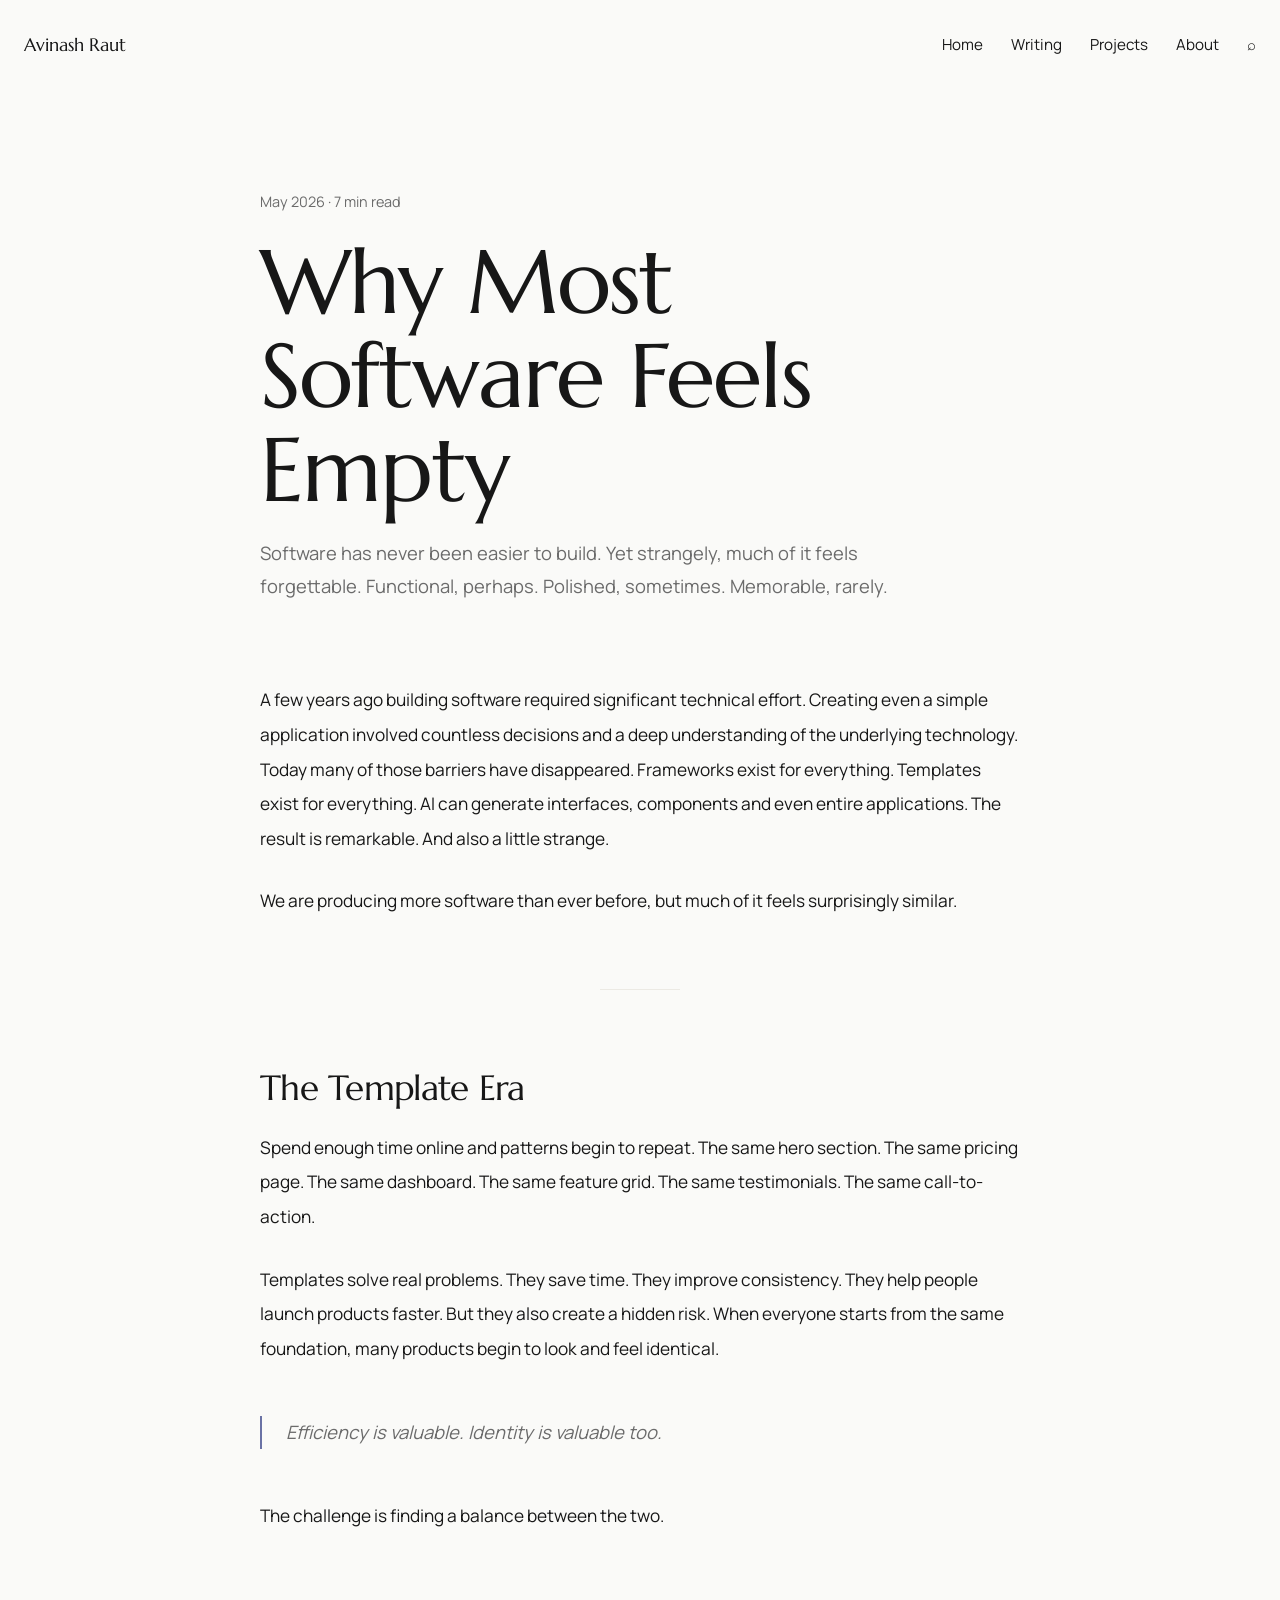
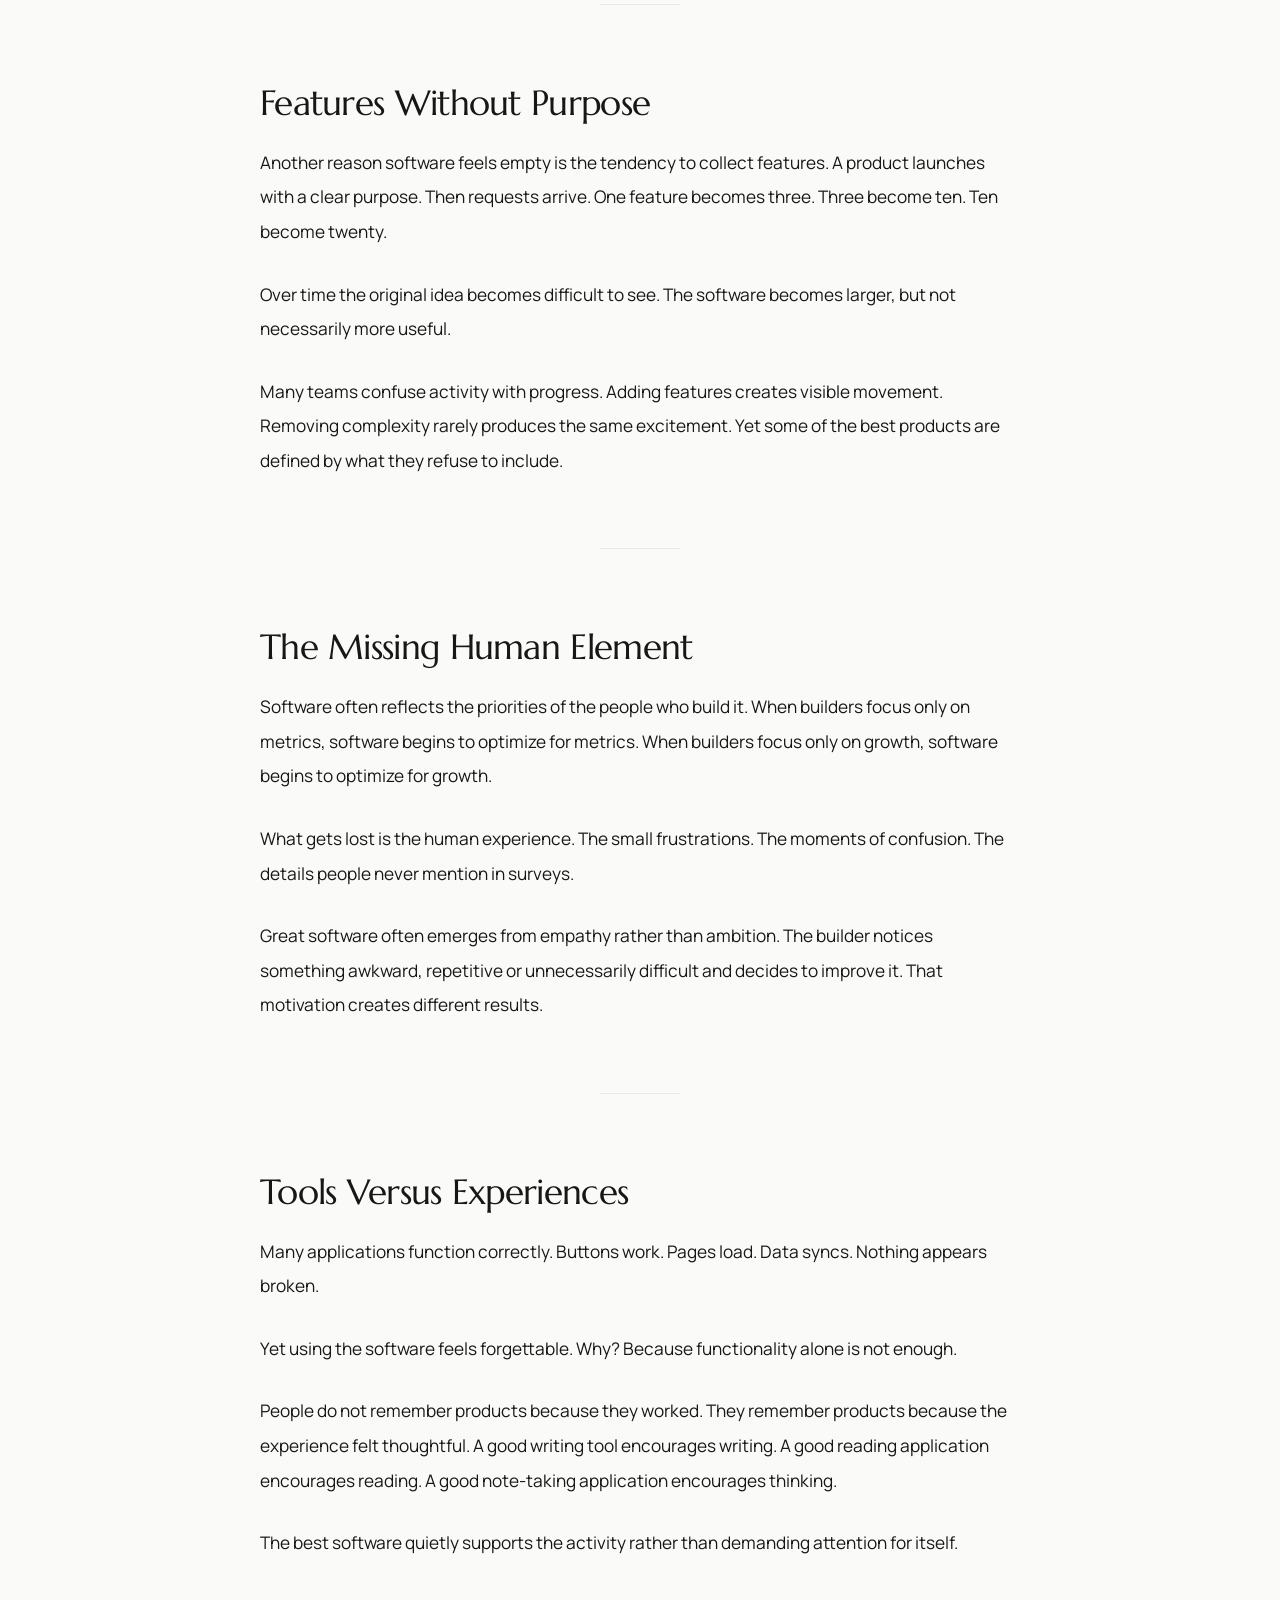
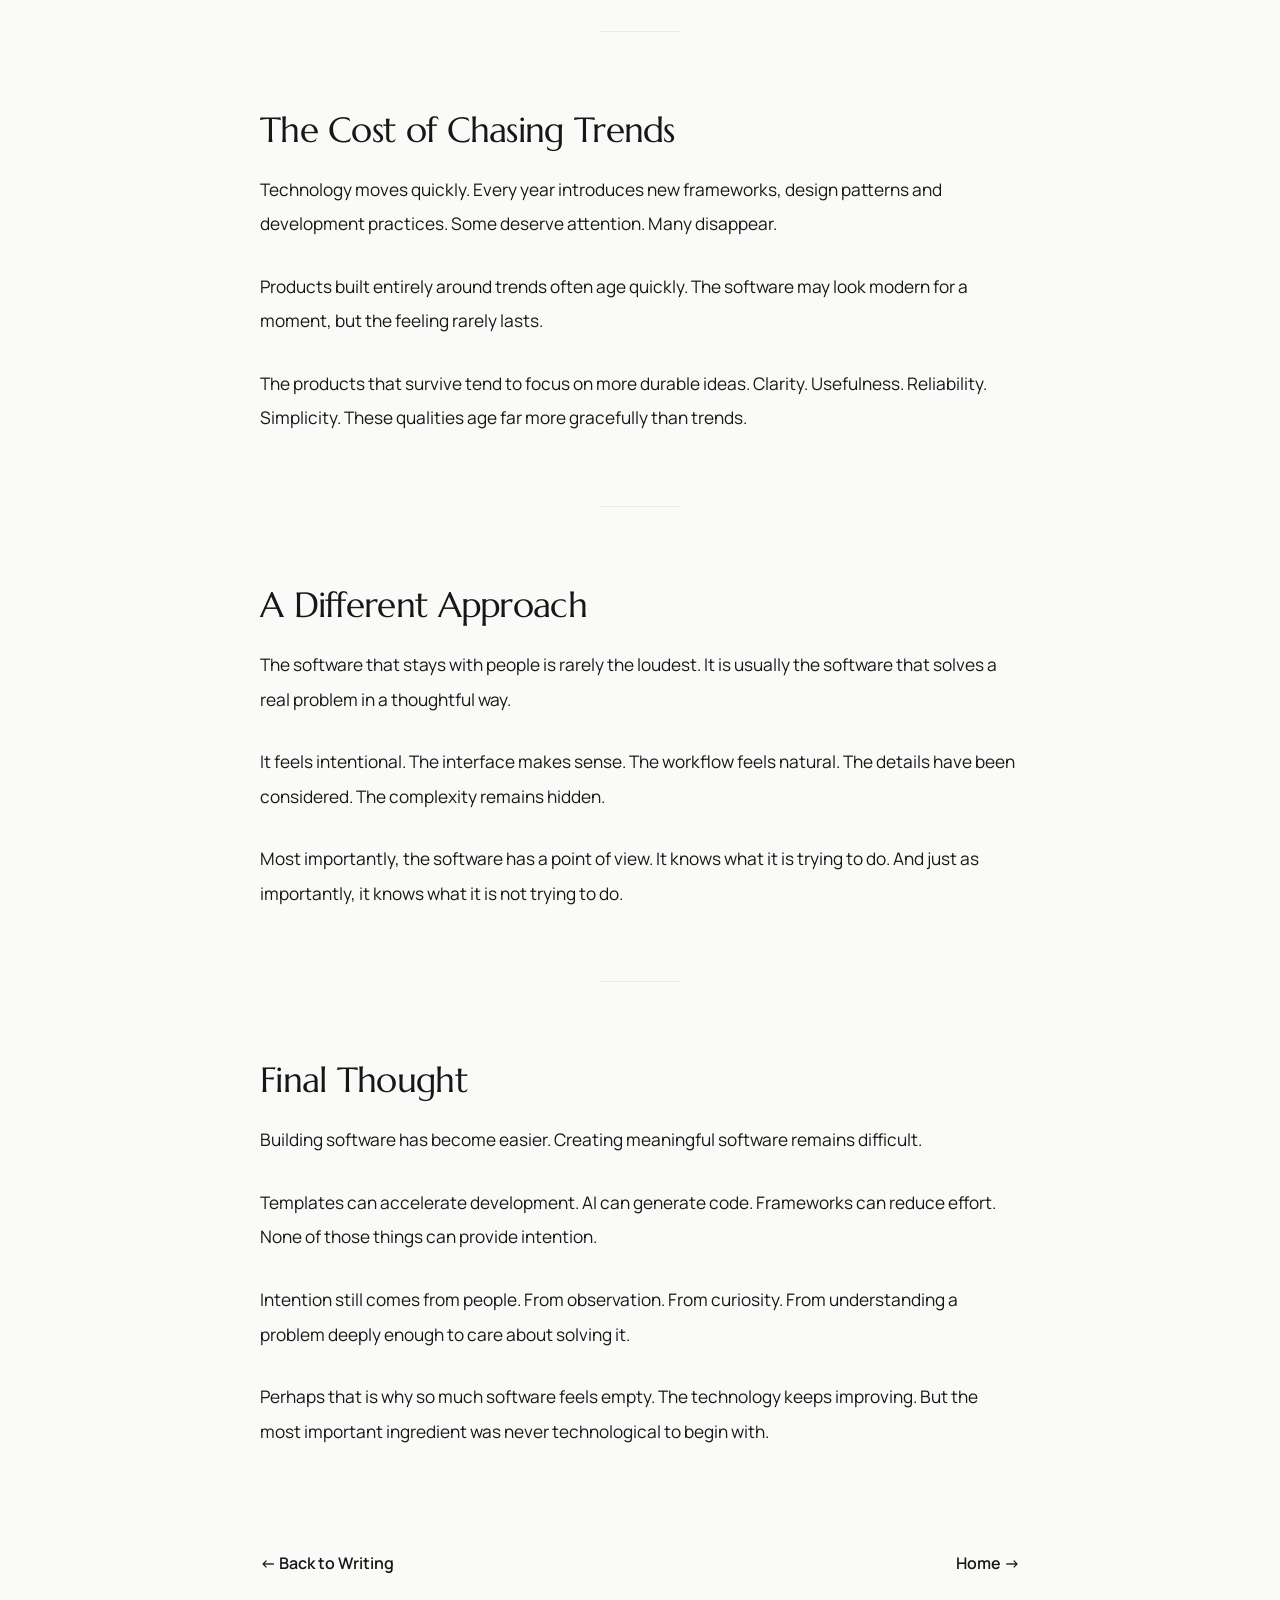
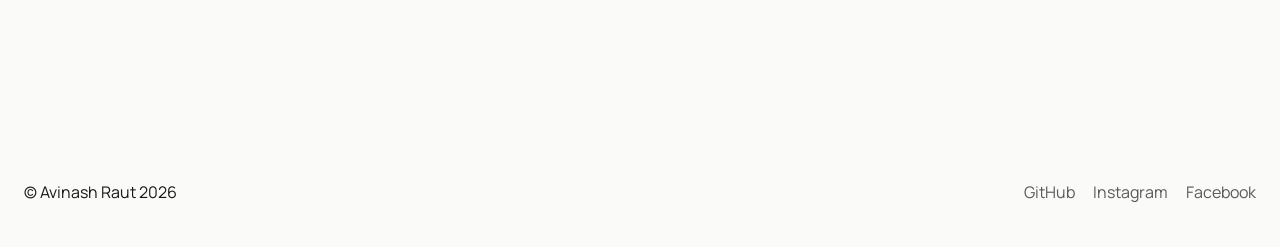
<file: articles/why-most-software-feels-empty.html>
<!DOCTYPE html>

<html lang="en">

<head>

<meta charset="UTF-8">

<meta name="viewport"
content="width=device-width, initial-scale=1.0">

<title>Why Most Software Feels Empty · Avinash Raut</title>

<meta name="description"
content="A reflection on templates, trends and intention.">

<link rel="stylesheet"
href="../css/style.css">

</head>

<body>

<div class="container">

<header class="site-header">

<div class="logo">
<a href="../index.html">Avinash Raut</a>
</div>

<nav class="desktop-nav">
<a href="../index.html">Home</a>
<a href="../writing.html">Writing</a>
<a href="../projects.html">Projects</a>
<a href="../about.html">About</a>
<a href="../search.html">⌕</a>
</nav>

<button class="mobile-toggle">☰</button>

</header>

<article class="article">

<div class="article-header">

<div class="article-meta">
May 2026 · 7 min read
</div>

<h1>
Why Most Software Feels Empty
</h1>

<p class="article-intro">

Software has never been easier to build. Yet strangely, much of it feels forgettable. Functional, perhaps. Polished, sometimes. Memorable, rarely.

</p>

</div>

<div class="article-body">

<p>

A few years ago building software required significant technical effort. Creating even a simple application involved countless decisions and a deep understanding of the underlying technology.

Today many of those barriers have disappeared.

Frameworks exist for everything. Templates exist for everything. AI can generate interfaces, components and even entire applications.

The result is remarkable.

And also a little strange.

</p>

<p>

We are producing more software than ever before, but much of it feels surprisingly similar.

</p>

<div class="article-divider"></div>

<h2>

The Template Era

</h2>

<p>

Spend enough time online and patterns begin to repeat.

The same hero section.

The same pricing page.

The same dashboard.

The same feature grid.

The same testimonials.

The same call-to-action.

</p>

<p>

Templates solve real problems. They save time. They improve consistency. They help people launch products faster.

But they also create a hidden risk.

When everyone starts from the same foundation, many products begin to look and feel identical.

</p>

<blockquote>

Efficiency is valuable. Identity is valuable too.

</blockquote>

<p>

The challenge is finding a balance between the two.

</p>

<div class="article-divider"></div>

<h2>

Features Without Purpose

</h2>

<p>

Another reason software feels empty is the tendency to collect features.

A product launches with a clear purpose.

Then requests arrive.

One feature becomes three.

Three become ten.

Ten become twenty.

</p>

<p>

Over time the original idea becomes difficult to see.

The software becomes larger, but not necessarily more useful.

</p>

<p>

Many teams confuse activity with progress.

Adding features creates visible movement. Removing complexity rarely produces the same excitement.

Yet some of the best products are defined by what they refuse to include.

</p>

<div class="article-divider"></div>

<h2>

The Missing Human Element

</h2>

<p>

Software often reflects the priorities of the people who build it.

When builders focus only on metrics, software begins to optimize for metrics.

When builders focus only on growth, software begins to optimize for growth.

</p>

<p>

What gets lost is the human experience.

The small frustrations.

The moments of confusion.

The details people never mention in surveys.

</p>

<p>

Great software often emerges from empathy rather than ambition.

The builder notices something awkward, repetitive or unnecessarily difficult and decides to improve it.

That motivation creates different results.

</p>

<div class="article-divider"></div>

<h2>

Tools Versus Experiences

</h2>

<p>

Many applications function correctly.

Buttons work.

Pages load.

Data syncs.

Nothing appears broken.

</p>

<p>

Yet using the software feels forgettable.

Why?

Because functionality alone is not enough.

</p>

<p>

People do not remember products because they worked. They remember products because the experience felt thoughtful.

A good writing tool encourages writing.

A good reading application encourages reading.

A good note-taking application encourages thinking.

</p>

<p>

The best software quietly supports the activity rather than demanding attention for itself.

</p>

<div class="article-divider"></div>

<h2>

The Cost of Chasing Trends

</h2>

<p>

Technology moves quickly.

Every year introduces new frameworks, design patterns and development practices.

Some deserve attention.

Many disappear.

</p>

<p>

Products built entirely around trends often age quickly.

The software may look modern for a moment, but the feeling rarely lasts.

</p>

<p>

The products that survive tend to focus on more durable ideas.

Clarity.

Usefulness.

Reliability.

Simplicity.

These qualities age far more gracefully than trends.

</p>

<div class="article-divider"></div>

<h2>

A Different Approach

</h2>

<p>

The software that stays with people is rarely the loudest.

It is usually the software that solves a real problem in a thoughtful way.

</p>

<p>

It feels intentional.

The interface makes sense.

The workflow feels natural.

The details have been considered.

The complexity remains hidden.

</p>

<p>

Most importantly, the software has a point of view.

It knows what it is trying to do.

And just as importantly, it knows what it is not trying to do.

</p>

<div class="article-divider"></div>

<h2>

Final Thought

</h2>

<p>

Building software has become easier.

Creating meaningful software remains difficult.

</p>

<p>

Templates can accelerate development.

AI can generate code.

Frameworks can reduce effort.

None of those things can provide intention.

</p>

<p>

Intention still comes from people.

From observation.

From curiosity.

From understanding a problem deeply enough to care about solving it.

</p>

<p>

Perhaps that is why so much software feels empty.

The technology keeps improving.

But the most important ingredient was never technological to begin with.

</p>

</div>

<div class="article-nav">

<a href="../writing.html">

← Back to Writing

</a>

<a href="../index.html">

Home →

</a>

</div>

</article>

<footer class="site-footer">

<div>
© Avinash Raut 2026
</div>

<div class="footer-icons">

<a href="https://github.com/avinashrautai">GitHub</a>

<a href="https://instagram.com/avinaashraut">Instagram</a>

<a href="https://facebook.com/avinaashraut">Facebook</a>

</div>

</footer>

</div>

</body>

</html>
</file>
<file: css/style.css>
/* ===================================
AVINASH RAUT V4
FOUNDATION
=================================== */

@import url('https://fonts.googleapis.com/css2?family=Marcellus&family=Manrope:wght@400;500;600;700&display=swap');

:root{

--bg:#FAFAF8;
--text:#171717;
--muted:#6B6B6B;

--accent:#6A72A5;

--border:#ECEAE4;

--max-width:1280px;
--content-width:720px;

--transition:220ms ease;

}

/* ===================================
RESET
=================================== */

*{
margin:0;
padding:0;
box-sizing:border-box;
}

html{
scroll-behavior:smooth;
}

body{

background:var(--bg);

color:var(--text);

font-family:'Manrope',sans-serif;

-webkit-font-smoothing:antialiased;
-moz-osx-font-smoothing:grayscale;

line-height:1.8;

animation:fadeIn .5s ease;

}

img{
max-width:100%;
display:block;
}

a{
color:inherit;
text-decoration:none;
}

ul{
list-style:none;
}

/* ===================================
TYPOGRAPHY
=================================== */

h1,h2,h3,h4,h5,h6{

font-family:'Marcellus',serif;

font-weight:400;

line-height:1.05;

letter-spacing:-0.02em;

}

p{

font-size:1rem;

color:var(--text);

}

/* ===================================
LAYOUT
=================================== */

.container{

width:min(100% - 48px,var(--max-width));

margin-inline:auto;

}

.content{

width:min(100%,var(--content-width));

}

/* ===================================
HEADER
=================================== */

.site-header{

padding:28px 0;

display:flex;

justify-content:space-between;

align-items:center;

}

.logo{

font-family:'Marcellus',serif;

font-size:1.15rem;

}

.desktop-nav{

display:flex;

gap:28px;

align-items:center;

}

.desktop-nav a{

position:relative;

font-size:.95rem;

}

.desktop-nav a::after{

content:"";

position:absolute;

left:0;
bottom:-6px;

width:0;

height:1px;

background:var(--text);

transition:var(--transition);

}

.desktop-nav a:hover::after{

width:100%;

}

.search-link{

font-size:1.1rem;

}

.mobile-toggle{

display:none;

background:none;

border:none;

font-size:1.4rem;

cursor:pointer;

}

/* ===================================
HERO
=================================== */

.hero{

min-height:78vh;

display:grid;

grid-template-columns:1.1fr .9fr;

gap:80px;

align-items:center;

}

.hero-copy{

max-width:650px;

}

.hero-kicker{

font-size:.95rem;

color:var(--muted);

margin-bottom:18px;

}

.hero h1{

font-size:clamp(4rem,8vw,7rem);

margin-bottom:32px;

}

.life{

font-style:italic;

color:var(--accent);

}

.hero-links{

display:flex;

gap:40px;

margin-top:32px;

}

.hero-links a{

font-weight:600;

}

.hero-links a:hover{

color:var(--accent);

}

.hero-art{

display:flex;

justify-content:center;

align-items:center;

}

/* ===================================
SIMPLE SKETCH HOLDER
=================================== */

.sketch{

width:360px;
height:360px;

border-radius:50%;

border:1px solid rgba(0,0,0,.08);

position:relative;

}

.sketch::before{

content:"";

position:absolute;

inset:30px;

border-radius:50%;

border:1px solid rgba(0,0,0,.05);

}

/* ===================================
FOOTER
=================================== */

.site-footer{

padding:120px 0 40px;

display:flex;

justify-content:space-between;

align-items:center;

}

.footer-icons{

display:flex;

gap:18px;

}

.footer-icons a{

opacity:.7;

transition:var(--transition);

}

.footer-icons a:hover{

opacity:1;

}

/* ===================================
ANIMATION
=================================== */

@keyframes fadeIn{

from{
opacity:0;
transform:translateY(8px);
}

to{
opacity:1;
transform:translateY(0);
}

}

/* ===================================
MOBILE
=================================== */

@media (max-width:900px){

.hero{

grid-template-columns:1fr;

gap:48px;

min-height:auto;

padding-top:40px;

}

.hero h1{

font-size:3.6rem;

}

.sketch{

width:260px;
height:260px;

}

}

@media (max-width:768px){

.container{

width:min(100% - 32px,var(--max-width));

}

.desktop-nav{

display:none;

}

.mobile-toggle{

display:block;

}

.hero h1{

font-size:2.9rem;

}

.hero-links{

flex-direction:column;

gap:16px;

}

.site-footer{

flex-direction:column;

gap:24px;

align-items:flex-start;

}

}


/* ===================================
WRITING PAGE
=================================== */

.page-hero{

padding:100px 0 80px;

}

.page-hero h1{

font-size:clamp(3rem,6vw,5rem);

margin-bottom:20px;

}

.page-hero p{

max-width:640px;

color:var(--muted);

}

.writing-list{

padding-bottom:80px;

}

.writing-item{

padding:34px 0;

border-bottom:1px solid var(--border);

transition:var(--transition);

}

.writing-item:hover{

padding-left:10px;

}

.writing-meta{

font-size:.85rem;

color:var(--muted);

margin-bottom:12px;

}

.writing-item h2{

font-size:2rem;

margin-bottom:10px;

}

.writing-item p{

color:var(--muted);

max-width:700px;

}

/* ===================================
PROJECTS PAGE
=================================== */

.projects-list{

padding-bottom:100px;

}

.project{

padding:80px 0;

border-bottom:1px solid var(--border);

}

.project:last-child{

border-bottom:none;

}

.project-grid{

display:grid;

grid-template-columns:1fr 320px;

gap:60px;

align-items:center;

}

.project h2{

font-size:3rem;

margin-bottom:14px;

}

.project-tagline{

font-size:1.15rem;

margin-bottom:20px;

color:var(--text);

}

.project p{

max-width:650px;

color:var(--muted);

}

.project-sketch{

width:260px;
height:260px;

margin-left:auto;

border-radius:50%;

border:1px solid rgba(0,0,0,.08);

position:relative;

}

.project-sketch::before{

content:"";

position:absolute;

top:30px;
left:30px;
right:30px;
bottom:30px;

border:1px solid rgba(0,0,0,.05);

border-radius:50%;

}

/* ===================================
ABOUT PAGE
=================================== */

.about-content{

max-width:760px;

padding-bottom:80px;

}

.about-content p{

font-size:1.08rem;

margin-bottom:26px;

}

.about-intro{

font-size:1.25rem;

}

/* ===================================
SEARCH PAGE
=================================== */

.search-box{

margin-top:40px;

margin-bottom:60px;

}

.search-box input{

width:100%;

padding:18px 22px;

border:1px solid var(--border);

background:white;

font-size:1rem;

outline:none;

font-family:'Manrope',sans-serif;

}

.search-box input:focus{

border-color:var(--accent);

}

.search-results{

padding-bottom:80px;

}

.search-result{

padding:26px 0;

border-bottom:1px solid var(--border);

}

.search-result h3{

font-size:1.5rem;

margin-bottom:8px;

}

.search-result p{

color:var(--muted);

}

/* ===================================
404
=================================== */

.error-page{

min-height:70vh;

display:flex;

flex-direction:column;

justify-content:center;

}

.error-code{

font-size:.9rem;

letter-spacing:.2em;

margin-bottom:20px;

color:var(--muted);

}

.error-page h1{

font-size:clamp(4rem,10vw,8rem);

margin-bottom:20px;

}

.error-page p{

max-width:500px;

margin-bottom:30px;

color:var(--muted);

}

.back-link{

font-weight:600;

}

.back-link:hover{

color:var(--accent);

}

/* ===================================
RESPONSIVE
=================================== */

@media(max-width:900px){

.project-grid{

grid-template-columns:1fr;

}

.project-sketch{

margin:auto;

}

}

@media(max-width:768px){

.page-hero{

padding:60px 0 50px;

}

.page-hero h1{

font-size:2.8rem;

}

.writing-item h2{

font-size:1.5rem;

}

.project{

padding:50px 0;

}

.project h2{

font-size:2.2rem;

}

}

/* ===================================
ARTICLE PAGE
=================================== */

.article{

padding:100px 0 80px;

}

.article-header{

max-width:760px;

margin:0 auto 80px;

}

.article-meta{

font-size:.9rem;

color:var(--muted);

margin-bottom:20px;

}

.article-header h1{

font-size:clamp(3rem,7vw,5.8rem);

margin-bottom:20px;

}

.article-intro{

font-size:1.15rem;

color:var(--muted);

max-width:680px;

}

.article-body{

max-width:760px;

margin:auto;

}

.article-body p{

margin-bottom:28px;

font-size:1.08rem;

line-height:2;

}

.article-body h2{

font-size:2.2rem;

margin-top:80px;

margin-bottom:24px;

}

.article-body blockquote{

margin:50px 0;

padding-left:24px;

border-left:2px solid var(--accent);

font-size:1.15rem;

font-style:italic;

color:var(--muted);

}

.article-body img{

margin:50px auto;

}

.article-divider{

width:80px;

height:1px;

background:var(--border);

margin:70px auto;

}

/* ===================================
ARTICLE NAVIGATION
=================================== */

.article-nav{

max-width:760px;

margin:100px auto 0;

display:flex;

justify-content:space-between;

gap:40px;

}

.article-nav a{

font-weight:600;

transition:var(--transition);

}

.article-nav a:hover{

color:var(--accent);

}

/* ===================================
MOBILE MENU
=================================== */

.mobile-menu{

position:fixed;

inset:0;

background:var(--bg);

z-index:999;

display:flex;

flex-direction:column;

justify-content:center;

align-items:center;

gap:28px;

transform:translateY(-100%);

transition:.35s ease;

}

.mobile-menu.active{

transform:translateY(0);

}

.mobile-menu a{

font-family:'Marcellus',serif;

font-size:2rem;

}

.mobile-close{

position:absolute;

top:30px;

right:24px;

font-size:2rem;

background:none;

border:none;

cursor:pointer;

}

/* ===================================
ICON LINKS
=================================== */

.icon-link{

display:inline-flex;

align-items:center;

justify-content:center;

width:36px;

height:36px;

}

.icon-link svg{

width:18px;

height:18px;

}

/* ===================================
UTILITIES
=================================== */

.mt-40{

margin-top:40px;

}

.mt-60{

margin-top:60px;

}

.mt-80{

margin-top:80px;

}

.center{

text-align:center;

}

.muted{

color:var(--muted);

}

.accent{

color:var(--accent);

}

/* ===================================
SELECTION
=================================== */

::selection{

background:rgba(106,114,165,.18);

}

/* ===================================
SCROLLBAR
=================================== */

::-webkit-scrollbar{

width:10px;

}

::-webkit-scrollbar-track{

background:var(--bg);

}

::-webkit-scrollbar-thumb{

background:#D8D5CF;

border-radius:20px;

}

/* ===================================
FINAL RESPONSIVE
=================================== */

@media(max-width:768px){

.article{

padding-top:60px;

}

.article-header{

margin-bottom:50px;

}

.article-header h1{

font-size:2.8rem;

}

.article-intro{

font-size:1rem;

}

.article-body p{

font-size:1rem;

line-height:1.9;

}

.article-body h2{

font-size:1.8rem;

margin-top:60px;

}

.article-nav{

flex-direction:column;

gap:20px;

}

.mobile-menu a{

font-size:1.8rem;

}

}

@media(max-width:480px){

.article-header h1{

font-size:2.3rem;

}

.hero h1{

font-size:2.4rem;

}

.page-hero h1{

font-size:2.3rem;

}

}
</file>
